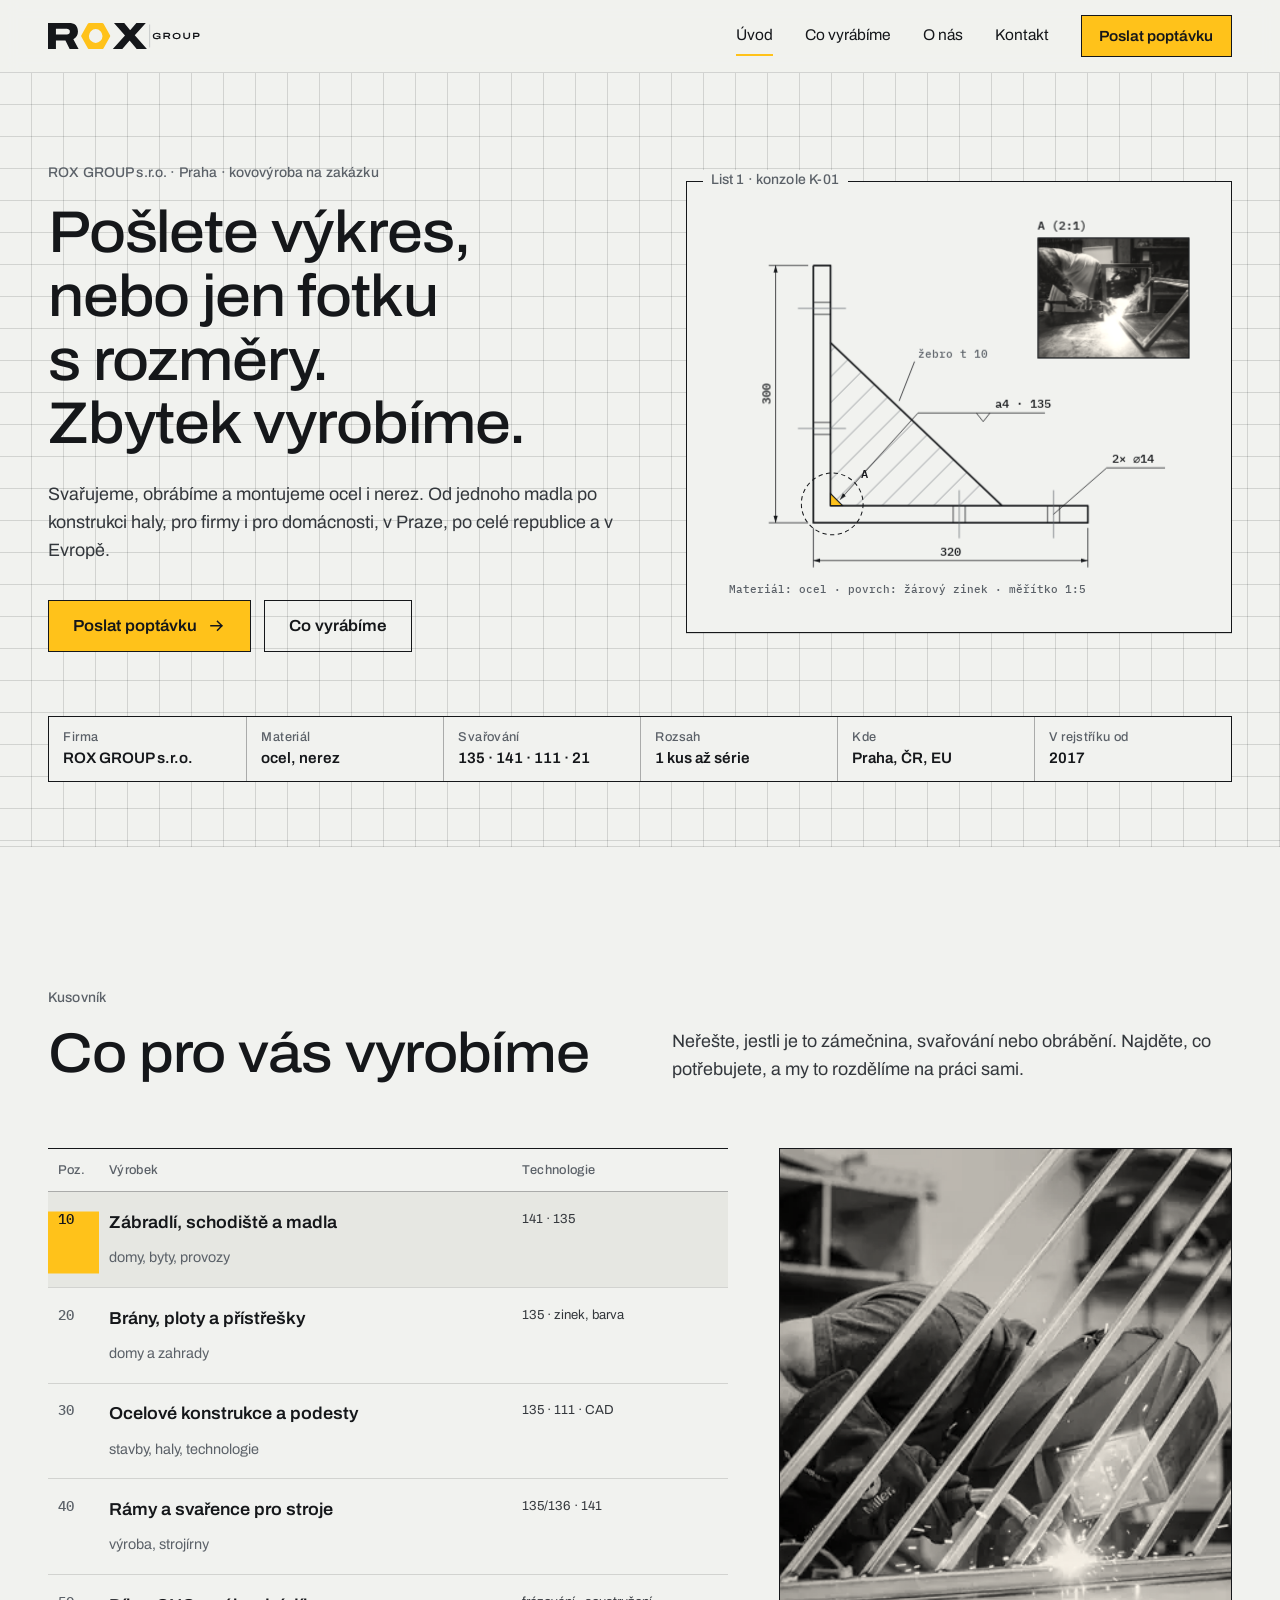
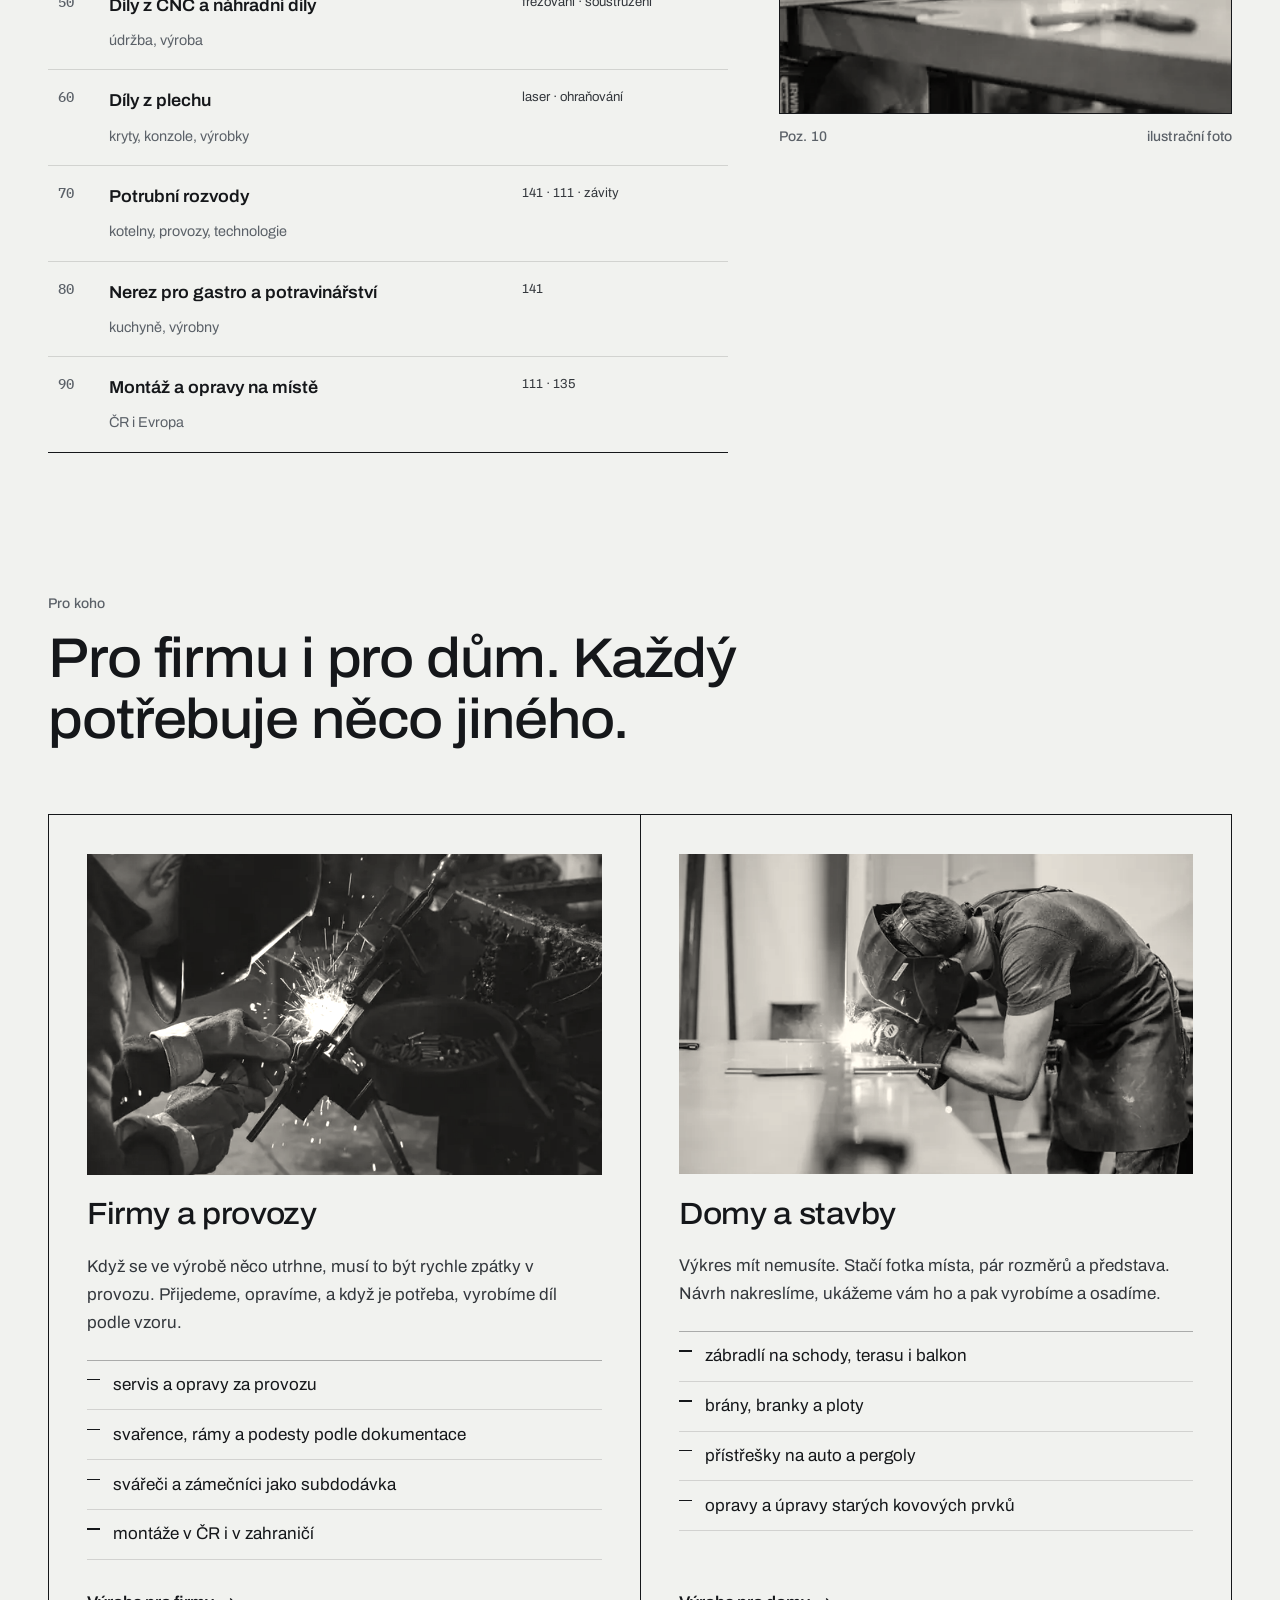
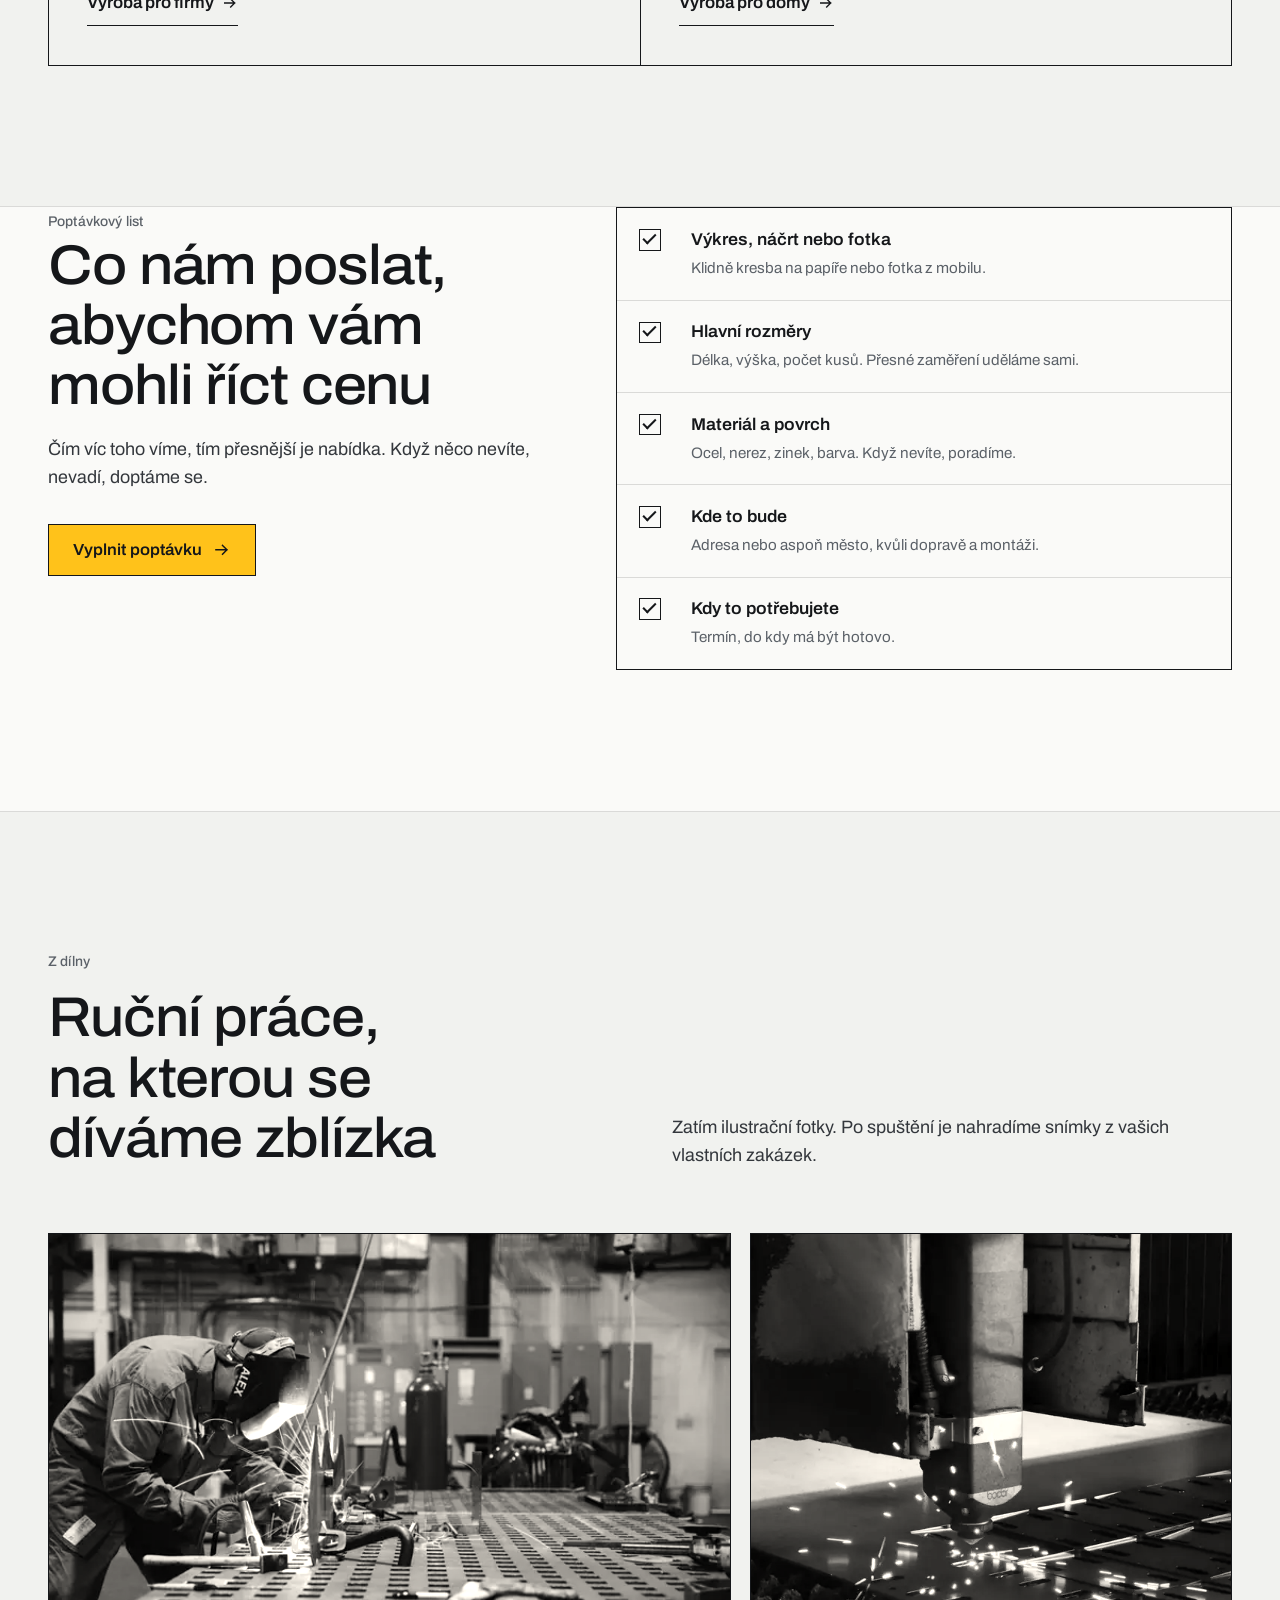
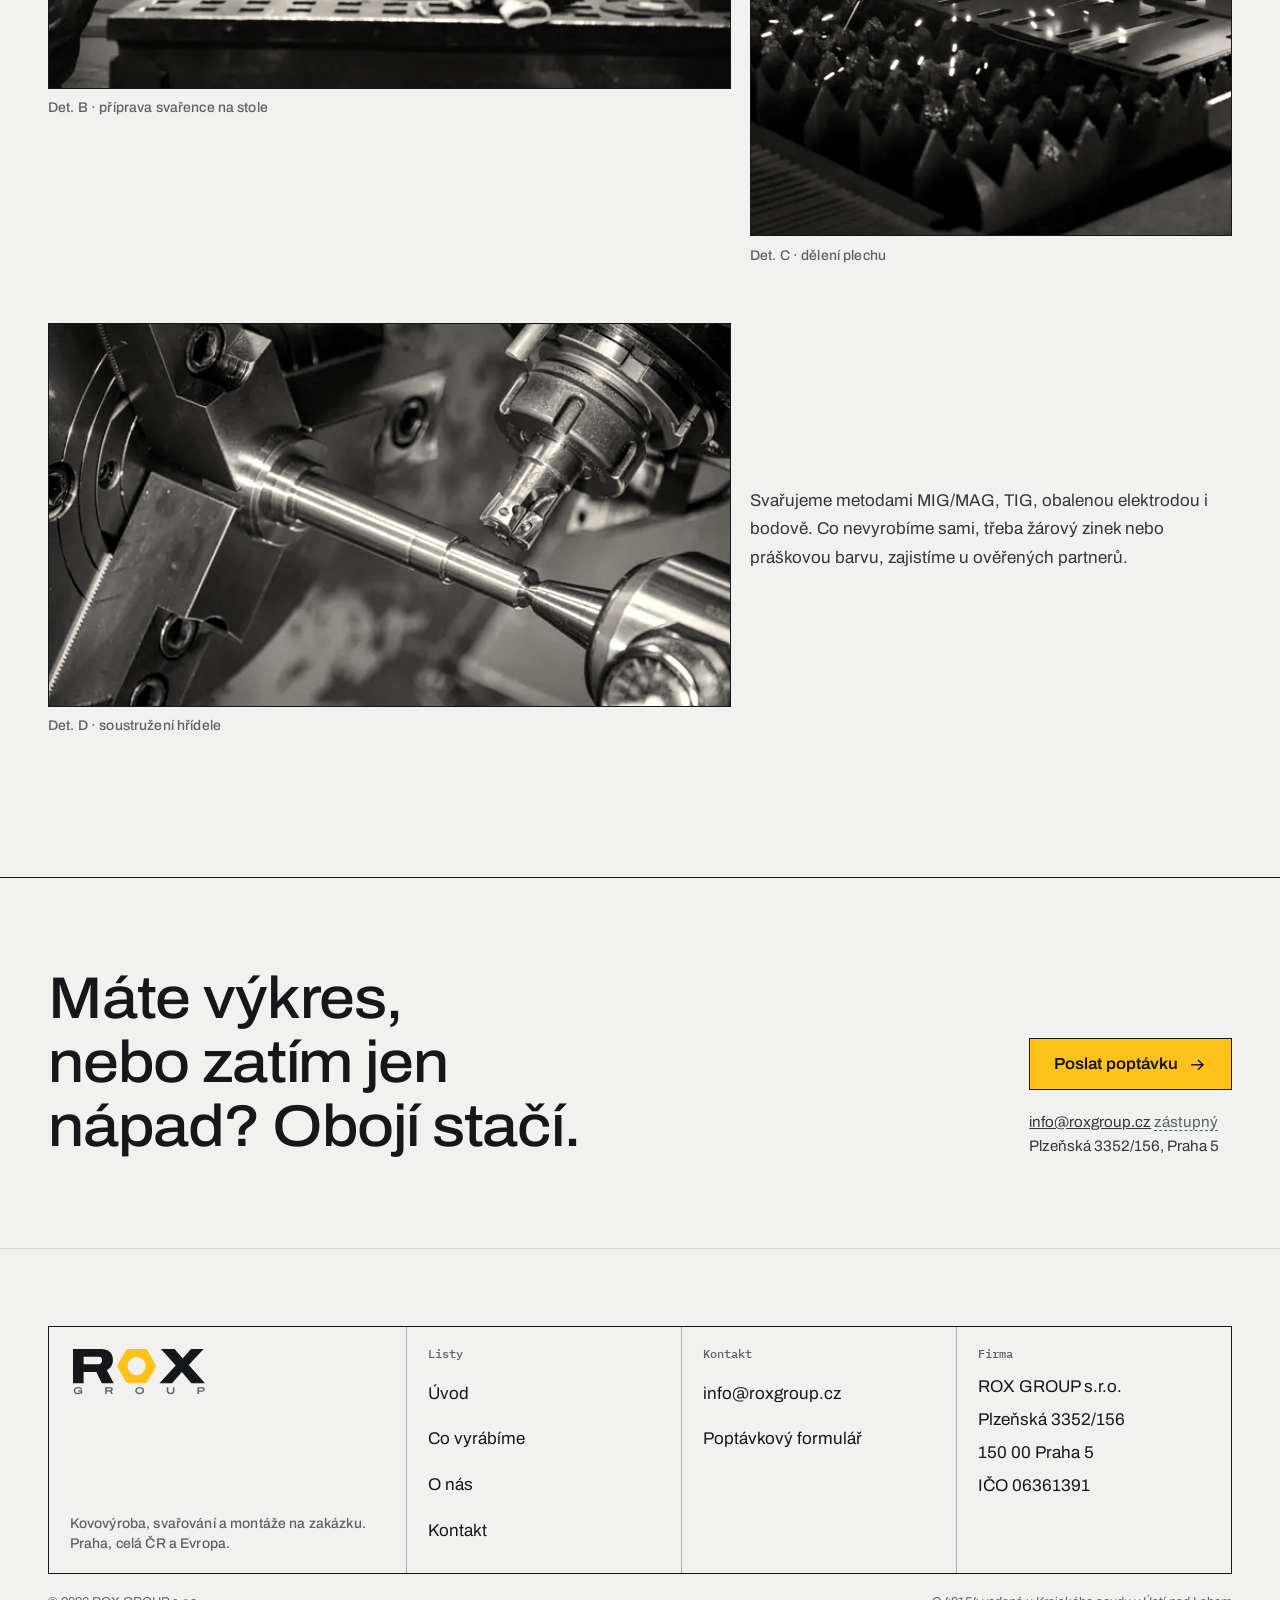
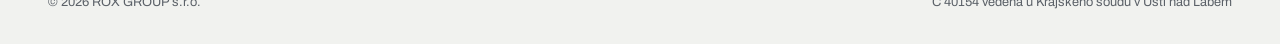
<file: index.html>
<!DOCTYPE html>
<html lang="cs">
<head>
<meta charset="UTF-8">
<meta name="viewport" content="width=device-width, initial-scale=1, viewport-fit=cover">
<title>ROX GROUP s.r.o. – kovovýroba a svařování na zakázku, Praha a celá ČR</title>
<meta name="description" content="Zábradlí, brány, ocelové konstrukce, rámy strojů, díly z CNC a plechu, potrubí a nerez. Vyrobíme podle výkresu, fotky nebo náčrtu a namontujeme po ČR i v Evropě.">
<meta name="theme-color" content="#F1F2EF">
<meta name="robots" content="noindex">
<meta property="og:title" content="ROX GROUP s.r.o. – kovovýroba a svařování na zakázku, Praha a celá ČR">
<meta property="og:description" content="Zábradlí, brány, ocelové konstrukce, rámy strojů, díly z CNC a plechu, potrubí a nerez. Vyrobíme podle výkresu, fotky nebo náčrtu a namontujeme po ČR i v Evropě.">
<meta property="og:image" content="https://webhunter-navrhy.github.io/roxgroup/assets/img/og.jpg">
<meta property="og:type" content="website">
<link rel="icon" href="assets/favicon.svg?v=dab5a971" type="image/svg+xml">
<link rel="preconnect" href="https://fonts.googleapis.com">
<link rel="preconnect" href="https://fonts.gstatic.com" crossorigin>
<link href="https://fonts.googleapis.com/css2?family=Archivo:wdth,wght@100..125,400..800&family=IBM+Plex+Mono:wght@400;500;600&display=swap" rel="stylesheet">
<link rel="stylesheet" href="assets/style.css?v=e9a0d620">
<script type="application/ld+json">
{"@context":"https://schema.org","@type":"LocalBusiness","name":"ROX GROUP s.r.o.","description":"Zámečnické a svařovací práce, ocelové konstrukce a CNC obrábění po celé ČR a Evropě.","email":"info@roxgroup.cz","taxID":"06361391","address":{"@type":"PostalAddress","streetAddress":"Plzeňská 3352/156","addressLocality":"Praha 5 – Smíchov","postalCode":"150 00","addressCountry":"CZ"},"foundingDate":"2017-09-01","areaServed":["CZ","EU"]}
</script>
<script>document.documentElement.classList.add('js')</script>
</head>
<body>

<svg width="0" height="0" style="position:absolute" aria-hidden="true">
  <symbol id="i-arr" viewBox="0 0 24 24"><path d="M4 12h15m-6-6 6 6-6 6" fill="none" stroke="currentColor" stroke-width="2" stroke-linecap="square"/></symbol>
</svg>

<header class="nav" id="nav">
  <div class="nav-inner">
    <a href="" class="logo" aria-label="ROX GROUP – úvod">
      <img src="assets/logo-horizontal-light.svg?v=046a8493" alt="ROX GROUP" width="232" height="28">
    </a>
    <nav class="nav-menu" id="menu" aria-label="Hlavní navigace">
      <a href="" aria-current="page">Úvod</a>
      <a href="sluzby/" >Co vyrábíme</a>
      <a href="o-nas/" >O nás</a>
      <a href="kontakt/" >Kontakt</a>
      <a href="kontakt/#poptavka" class="btn btn-sm">Poslat poptávku</a>
    </nav>
    <button class="nav-toggle" id="toggle" aria-label="Otevřít menu" aria-expanded="false" aria-controls="menu"><span></span><span></span></button>
  </div>
</header>

<main>

<section class="hero grid-bg">
  <div class="wrap hero-grid">
    <div>
      <p class="tag">ROX GROUP s.r.o. · Praha · kovovýroba na zakázku</p>
      <h1>Pošlete výkres, nebo jen fotku s&nbsp;rozměry. Zbytek vyrobíme.</h1>
      <p class="lead">Svařujeme, obrábíme a montujeme ocel i nerez. Od jednoho madla po konstrukci haly, pro firmy i pro domácnosti, v Praze, po celé republice a v Evropě.</p>
      <div class="hero-actions">
        <a href="kontakt/#poptavka" class="btn">Poslat poptávku <svg><use href="#i-arr"/></svg></a>
        <a href="#kusovnik" class="btn btn--line">Co vyrábíme</a>
      </div>
    </div>
    <div class="sheet" aria-label="Výkres ocelové konzole s kótami a svarem">
      <span class="sheet-label tag">List 1 · konzole K-01</span>
      <svg class="drawing" viewBox="0 0 560 450" role="img" aria-labelledby="dwg-t">
        <title id="dwg-t">Technický výkres ocelové konzole se žebrem, kótami 320 a 300 mm a koutovým svarem a4</title>
        <defs>
          <marker id="ar" viewBox="0 0 10 10" refX="10" refY="5" markerWidth="9" markerHeight="9" orient="auto-start-reverse"><path d="M0 2 10 5 0 8z" fill="#15171A"/></marker>
          <clipPath id="detc"><rect x="372" y="28" width="176" height="140"/></clipPath>
          <clipPath id="gus"><path d="M130 150 L130 340 L330 340 Z"/></clipPath>
        </defs>
        <g class="hatch fade" style="--d:1.1s" clip-path="url(#gus)">
          <path d="M90 200 l140 -140 M90 230 l170 -170 M90 260 l200 -200 M90 290 l230 -230 M90 320 l260 -260 M90 350 l290 -290 M110 360 l300 -300 M140 360 l300 -300 M170 360 l300 -300 M200 360 l300 -300 M230 360 l300 -300 M260 360 l300 -300"/>
        </g>
        <path class="ln draw" pathLength="1" d="M110 60 H130 V340 H430 V360 H110 Z"/>
        <path class="ln draw" pathLength="1" style="--d:.35s" d="M130 150 L330 340"/>
        <path class="axis draw" pathLength="1" style="--d:.6s" d="M92 110 H148 M92 250 H148 M280 322 V378 M390 322 V378"/>
        <path class="thin draw" pathLength="1" style="--d:.6s" d="M110 103 H130 M110 117 H130 M110 243 H130 M110 257 H130 M273 340 V360 M287 340 V360 M383 340 V360 M397 340 V360" stroke-dasharray="4 3"/>
        <path class="weld fade" style="--d:1.3s" d="M130 326 L130 340 L144 340 Z"/>
        <g class="fade" style="--d:1.2s">
          <path class="thin" d="M110 366 V412 M430 366 V412 M104 60 H58 M104 360 H58"/>
          <path class="thin" marker-start="url(#ar)" marker-end="url(#ar)" d="M110 404 H430"/>
          <path class="thin" marker-start="url(#ar)" marker-end="url(#ar)" d="M66 60 V360"/>
          <text x="270" y="398" text-anchor="middle">320</text>
          <text x="60" y="210" text-anchor="middle" transform="rotate(-90 60 210)">300</text>
          <path class="thin" d="M390 350 L452 296 H520"/>
          <text x="458" y="290">2× ⌀14</text>
          <path class="thin" marker-end="url(#ar)" d="M300 232 H232 L141 333"/>
          <path class="thin" d="M300 232 H380"/>
          <path class="thin" d="M300 232 l8 10 l8 -10"/>
          <text x="322" y="226">a4 · 135</text>
          <text x="232" y="168" class="s">žebro t 10</text>
          <path class="thin" d="M228 172 L210 218"/>
        </g>
        <g class="fade" style="--d:1.45s">
          <circle class="det" cx="132" cy="338" r="36"/>
          <text x="166" y="308">A</text>
        </g>
        <g class="fade" style="--d:1.5s">
          <text x="372" y="18">A (2:1)</text>
          <image class="photo" href="assets/img/svarovani-tig-640.webp" x="372" y="28" width="176" height="140" preserveAspectRatio="xMidYMid slice" clip-path="url(#detc)"><title>Detail A: svařování rámu</title></image>
          <rect class="ln" x="372" y="28" width="176" height="140" style="stroke-width:1.5"/>
        </g>
        <text class="s fade" style="--d:1.5s" x="12" y="442">Materiál: ocel · povrch: žárový zinek · měřítko 1:5</text>
      </svg>
    </div>
  </div>
  <div class="wrap">
    <dl class="stamp">
      <div><dt>Firma</dt><dd>ROX GROUP s.r.o.</dd></div>
      <div><dt>Materiál</dt><dd>ocel, nerez</dd></div>
      <div><dt>Svařování</dt><dd>135 · 141 · 111 · 21</dd></div>
      <div><dt>Rozsah</dt><dd>1 kus až série</dd></div>
      <div><dt>Kde</dt><dd>Praha, ČR, EU</dd></div>
      <div><dt>V rejstříku od</dt><dd>2017</dd></div>
    </dl>
  </div>
</section>

<section class="sec" id="kusovnik">
  <div class="wrap">
    <div class="sec-head">
      <div>
        <span class="tag">Kusovník</span>
        <h2 class="h2">Co pro vás vyrobíme</h2>
      </div>
      <p class="lead">Neřešte, jestli je to zámečnina, svařování nebo obrábění. Najděte, co potřebujete, a my to rozdělíme na práci sami.</p>
    </div>
    <div class="bom">
      <table class="bom-table">
        <thead><tr><th class="thumb"></th><th>Poz.</th><th>Výrobek</th><th>Technologie</th></tr></thead>
        <tbody>
          <tr data-img="0"><td class="thumb"><img src="assets/img/zamecnictvi-zabradli-1280.webp" srcset="assets/img/zamecnictvi-zabradli-640.webp 640w, assets/img/zamecnictvi-zabradli-1280.webp 1280w" sizes="(max-width: 900px) 100vw, 50vw" alt="" width="1500" height="1000" loading="lazy"></td><td class="poz">10</td><td class="co"><a href="sluzby/#zabradli">Zábradlí, schodiště a madla</a><small class="kdo">domy, byty, provozy</small></td><td class="tech">141 · 135</td></tr>
          <tr data-img="1"><td class="thumb"><img src="assets/img/svarovani-tig-1280.webp" srcset="assets/img/svarovani-tig-640.webp 640w, assets/img/svarovani-tig-1280.webp 1280w" sizes="(max-width: 900px) 100vw, 50vw" alt="" width="1500" height="1200" loading="lazy"></td><td class="poz">20</td><td class="co"><a href="sluzby/#brany">Brány, ploty a přístřešky</a><small class="kdo">domy a zahrady</small></td><td class="tech">135 · zinek, barva</td></tr>
          <tr data-img="2"><td class="thumb"><img src="assets/img/ocelova-konstrukce-1280.webp" srcset="assets/img/ocelova-konstrukce-640.webp 640w, assets/img/ocelova-konstrukce-1280.webp 1280w" sizes="(max-width: 900px) 100vw, 50vw" alt="" width="1414" height="1500" loading="lazy"></td><td class="poz">30</td><td class="co"><a href="sluzby/#konstrukce">Ocelové konstrukce a podesty</a><small class="kdo">stavby, haly, technologie</small></td><td class="tech">135 · 111 · CAD</td></tr>
          <tr data-img="3"><td class="thumb"><img src="assets/img/montaz-ram-1280.webp" srcset="assets/img/montaz-ram-640.webp 640w, assets/img/montaz-ram-1280.webp 1280w" sizes="(max-width: 900px) 100vw, 50vw" alt="" width="1500" height="1200" loading="lazy"></td><td class="poz">40</td><td class="co"><a href="sluzby/#ramy">Rámy a svařence pro stroje</a><small class="kdo">výroba, strojírny</small></td><td class="tech">135/136 · 141</td></tr>
          <tr data-img="4"><td class="thumb"><img src="assets/img/cnc-frezovani-1280.webp" srcset="assets/img/cnc-frezovani-640.webp 640w, assets/img/cnc-frezovani-1280.webp 1280w" sizes="(max-width: 900px) 100vw, 50vw" alt="" width="1500" height="1000" loading="lazy"></td><td class="poz">50</td><td class="co"><a href="sluzby/#cnc">Díly z CNC a náhradní díly</a><small class="kdo">údržba, výroba</small></td><td class="tech">frézování · soustružení</td></tr>
          <tr data-img="5"><td class="thumb"><img src="assets/img/ohranovani-1280.webp" srcset="assets/img/ohranovani-640.webp 640w, assets/img/ohranovani-1280.webp 1280w" sizes="(max-width: 900px) 100vw, 50vw" alt="" width="1000" height="1500" loading="lazy"></td><td class="poz">60</td><td class="co"><a href="sluzby/#plech">Díly z plechu</a><small class="kdo">kryty, konzole, výrobky</small></td><td class="tech">laser · ohraňování</td></tr>
          <tr data-img="6"><td class="thumb"><img src="assets/img/rezani-trubky-1280.webp" srcset="assets/img/rezani-trubky-640.webp 640w, assets/img/rezani-trubky-1280.webp 1280w" sizes="(max-width: 900px) 100vw, 50vw" alt="" width="1125" height="1500" loading="lazy"></td><td class="poz">70</td><td class="co"><a href="sluzby/#potrubi">Potrubní rozvody</a><small class="kdo">kotelny, provozy, technologie</small></td><td class="tech">141 · 111 · závity</td></tr>
          <tr data-img="7"><td class="thumb"><img src="assets/img/nerez-trubky-1280.webp" srcset="assets/img/nerez-trubky-640.webp 640w, assets/img/nerez-trubky-1280.webp 1280w" sizes="(max-width: 900px) 100vw, 50vw" alt="" width="1500" height="1000" loading="lazy"></td><td class="poz">80</td><td class="co"><a href="sluzby/#nerez">Nerez pro gastro a potravinářství</a><small class="kdo">kuchyně, výrobny</small></td><td class="tech">141</td></tr>
          <tr data-img="8"><td class="thumb"><img src="assets/img/brouseni-roura-1280.webp" srcset="assets/img/brouseni-roura-640.webp 640w, assets/img/brouseni-roura-1280.webp 1280w" sizes="(max-width: 900px) 100vw, 50vw" alt="" width="1500" height="968" loading="lazy"></td><td class="poz">90</td><td class="co"><a href="sluzby/#montaze">Montáž a opravy na místě</a><small class="kdo">ČR i Evropa</small></td><td class="tech">111 · 135</td></tr>
        </tbody>
      </table>
      <div class="bom-view" aria-hidden="true">
        <figure>
          <img class="on" src="assets/img/zamecnictvi-zabradli-1280.webp" srcset="assets/img/zamecnictvi-zabradli-640.webp 640w, assets/img/zamecnictvi-zabradli-1280.webp 1280w" sizes="(max-width: 900px) 100vw, 50vw" alt="" loading="lazy">
          <img src="assets/img/svarovani-tig-1280.webp" srcset="assets/img/svarovani-tig-640.webp 640w, assets/img/svarovani-tig-1280.webp 1280w" sizes="(max-width: 900px) 100vw, 50vw" alt="" loading="lazy">
          <img src="assets/img/ocelova-konstrukce-1280.webp" srcset="assets/img/ocelova-konstrukce-640.webp 640w, assets/img/ocelova-konstrukce-1280.webp 1280w" sizes="(max-width: 900px) 100vw, 50vw" alt="" loading="lazy">
          <img src="assets/img/montaz-ram-1280.webp" srcset="assets/img/montaz-ram-640.webp 640w, assets/img/montaz-ram-1280.webp 1280w" sizes="(max-width: 900px) 100vw, 50vw" alt="" loading="lazy">
          <img src="assets/img/cnc-frezovani-1280.webp" srcset="assets/img/cnc-frezovani-640.webp 640w, assets/img/cnc-frezovani-1280.webp 1280w" sizes="(max-width: 900px) 100vw, 50vw" alt="" loading="lazy">
          <img src="assets/img/ohranovani-1280.webp" srcset="assets/img/ohranovani-640.webp 640w, assets/img/ohranovani-1280.webp 1280w" sizes="(max-width: 900px) 100vw, 50vw" alt="" loading="lazy">
          <img src="assets/img/rezani-trubky-1280.webp" srcset="assets/img/rezani-trubky-640.webp 640w, assets/img/rezani-trubky-1280.webp 1280w" sizes="(max-width: 900px) 100vw, 50vw" alt="" loading="lazy">
          <img src="assets/img/nerez-trubky-1280.webp" srcset="assets/img/nerez-trubky-640.webp 640w, assets/img/nerez-trubky-1280.webp 1280w" sizes="(max-width: 900px) 100vw, 50vw" alt="" loading="lazy">
          <img src="assets/img/brouseni-roura-1280.webp" srcset="assets/img/brouseni-roura-640.webp 640w, assets/img/brouseni-roura-1280.webp 1280w" sizes="(max-width: 900px) 100vw, 50vw" alt="" loading="lazy">
        </figure>
        <figcaption class="tag"><span id="bom-cap">Poz. 10</span><span>ilustrační foto</span></figcaption>
      </div>
    </div>
  </div>
</section>

<section class="sec">
  <div class="wrap">
    <div class="sec-head sec-head--one">
      <div>
        <span class="tag">Pro koho</span>
        <h2 class="h2">Pro firmu i pro dům. Každý potřebuje něco jiného.</h2>
      </div>
    </div>
    <div class="paths">
      <article class="path reveal">
        <figure><img src="assets/img/mig-mag-1280.webp" srcset="assets/img/mig-mag-640.webp 640w, assets/img/mig-mag-1280.webp 1280w" sizes="(max-width: 900px) 100vw, 50vw" alt="Svařování ocelového dílu v dílně" width="1500" height="1000" loading="lazy"></figure>
        <h3>Firmy a provozy</h3>
        <p>Když se ve výrobě něco utrhne, musí to být rychle zpátky v provozu. Přijedeme, opravíme, a když je potřeba, vyrobíme díl podle vzoru.</p>
        <ul>
          <li>servis a opravy za provozu</li>
          <li>svařence, rámy a podesty podle dokumentace</li>
          <li>svářeči a zámečníci jako subdodávka</li>
          <li>montáže v ČR i v zahraničí</li>
        </ul>
        <a href="sluzby/#ramy" class="link">Výroba pro firmy <svg><use href="#i-arr"/></svg></a>
      </article>
      <article class="path reveal">
        <figure><img src="assets/img/svarec-dilna-1280.webp" srcset="assets/img/svarec-dilna-640.webp 640w, assets/img/svarec-dilna-1280.webp 1280w" sizes="(max-width: 900px) 100vw, 50vw" alt="Svářeč při práci v dílně" width="1500" height="1000" loading="lazy"></figure>
        <h3>Domy a stavby</h3>
        <p>Výkres mít nemusíte. Stačí fotka místa, pár rozměrů a představa. Návrh nakreslíme, ukážeme vám ho a pak vyrobíme a osadíme.</p>
        <ul>
          <li>zábradlí na schody, terasu i balkon</li>
          <li>brány, branky a ploty</li>
          <li>přístřešky na auto a pergoly</li>
          <li>opravy a úpravy starých kovových prvků</li>
        </ul>
        <a href="sluzby/#zabradli" class="link">Výroba pro domy <svg><use href="#i-arr"/></svg></a>
      </article>
    </div>
  </div>
</section>

<section class="sec sec--white">
  <div class="wrap ask">
    <div class="ask-copy">
      <span class="tag">Poptávkový list</span>
      <h2 class="h2 reveal">Co nám poslat, abychom vám mohli říct cenu</h2>
      <p class="lead reveal">Čím víc toho víme, tím přesnější je nabídka. Když něco nevíte, nevadí, doptáme se.</p>
      <a href="kontakt/#poptavka" class="btn reveal">Vyplnit poptávku <svg><use href="#i-arr"/></svg></a>
    </div>
    <ul class="ask-list reveal">
      <li style="--d:.1s"><i class="box"></i><div><b>Výkres, náčrt nebo fotka</b><span>Klidně kresba na papíře nebo fotka z mobilu.</span></div></li>
      <li style="--d:.25s"><i class="box"></i><div><b>Hlavní rozměry</b><span>Délka, výška, počet kusů. Přesné zaměření uděláme sami.</span></div></li>
      <li style="--d:.4s"><i class="box"></i><div><b>Materiál a povrch</b><span>Ocel, nerez, zinek, barva. Když nevíte, poradíme.</span></div></li>
      <li style="--d:.55s"><i class="box"></i><div><b>Kde to bude</b><span>Adresa nebo aspoň město, kvůli dopravě a montáži.</span></div></li>
      <li style="--d:.7s"><i class="box"></i><div><b>Kdy to potřebujete</b><span>Termín, do kdy má být hotovo.</span></div></li>
    </ul>
  </div>
</section>

<section class="sec">
  <div class="wrap">
    <div class="sec-head">
      <div>
        <span class="tag">Z dílny</span>
        <h2 class="h2">Ruční práce, na kterou se díváme zblízka</h2>
      </div>
      <p class="lead">Zatím ilustrační fotky. Po spuštění je nahradíme snímky z vašich vlastních zakázek.</p>
    </div>
    <div class="shop">
      <figure class="a reveal"><div><img src="assets/img/svarovaci-stul-1280.webp" srcset="assets/img/svarovaci-stul-640.webp 640w, assets/img/svarovaci-stul-1280.webp 1280w" sizes="(max-width: 900px) 100vw, 50vw" alt="Svářeč u svařovacího stolu v dílně" width="1500" height="1000" loading="lazy"></div><figcaption class="tag">Det. B · příprava svařence na stole</figcaption></figure>
      <figure class="b reveal"><div><img src="assets/img/deleni-plechu-1280.webp" srcset="assets/img/deleni-plechu-640.webp 640w, assets/img/deleni-plechu-1280.webp 1280w" sizes="(max-width: 900px) 100vw, 50vw" alt="Pálení plechu, odletující jiskry" width="1000" height="1500" loading="lazy"></div><figcaption class="tag">Det. C · dělení plechu</figcaption></figure>
      <figure class="c reveal"><div><img src="assets/img/cnc-soustruh-1280.webp" srcset="assets/img/cnc-soustruh-640.webp 640w, assets/img/cnc-soustruh-1280.webp 1280w" sizes="(max-width: 900px) 100vw, 50vw" alt="Obrábění hřídele na soustruhu" width="1500" height="1000" loading="lazy"></div><figcaption class="tag">Det. D · soustružení hřídele</figcaption></figure>
      <p class="note reveal">Svařujeme metodami MIG/MAG, TIG, obalenou elektrodou i bodově. Co nevyrobíme sami, třeba žárový zinek nebo práškovou barvu, zajistíme u ověřených partnerů.</p>
    </div>
  </div>
</section>

<section class="closing">
  <div class="wrap">
    <h2>Máte výkres, nebo zatím jen nápad? Obojí stačí.</h2>
    <div class="closing-side">
      <a href="kontakt/#poptavka" class="btn">Poslat poptávku <svg><use href="#i-arr"/></svg></a>
      <p class="closing-contact"><a href="mailto:info@roxgroup.cz">info@roxgroup.cz</a> <span class="ph">zástupný</span><br>Plzeňská 3352/156, Praha 5</p>
    </div>
  </div>
</section>

</main>

<footer class="footer">
  <div class="wrap">
    <div class="title-block">
      <div>
        <a href=""><img src="assets/logo-light.svg?v=046a8493" alt="ROX GROUP" width="200" height="80"></a>
        <p class="tag">Kovovýroba, svařování a montáže na zakázku. Praha, celá ČR a Evropa.</p>
      </div>
      <div>
        <span class="k">Listy</span>
        <ul><li><a href="">Úvod</a></li><li><a href="sluzby/">Co vyrábíme</a></li><li><a href="o-nas/">O nás</a></li><li><a href="kontakt/">Kontakt</a></li></ul>
      </div>
      <div>
        <span class="k">Kontakt</span>
        <ul><li><a href="mailto:info@roxgroup.cz">info@roxgroup.cz</a></li><li><a href="kontakt/#poptavka">Poptávkový formulář</a></li></ul>
      </div>
      <div>
        <span class="k">Firma</span>
        <ul><li>ROX GROUP s.r.o.</li><li>Plzeňská 3352/156</li><li>150 00 Praha 5</li><li>IČO 06361391</li></ul>
      </div>
    </div>
    <div class="footer-bottom"><span>© 2026 ROX GROUP s.r.o.</span><span>C 40154 vedená u Krajského soudu v Ústí nad Labem</span></div>
  </div>
</footer>

<script src="assets/main.js?v=bc25f031" defer></script>
</body>
</html>
</file>
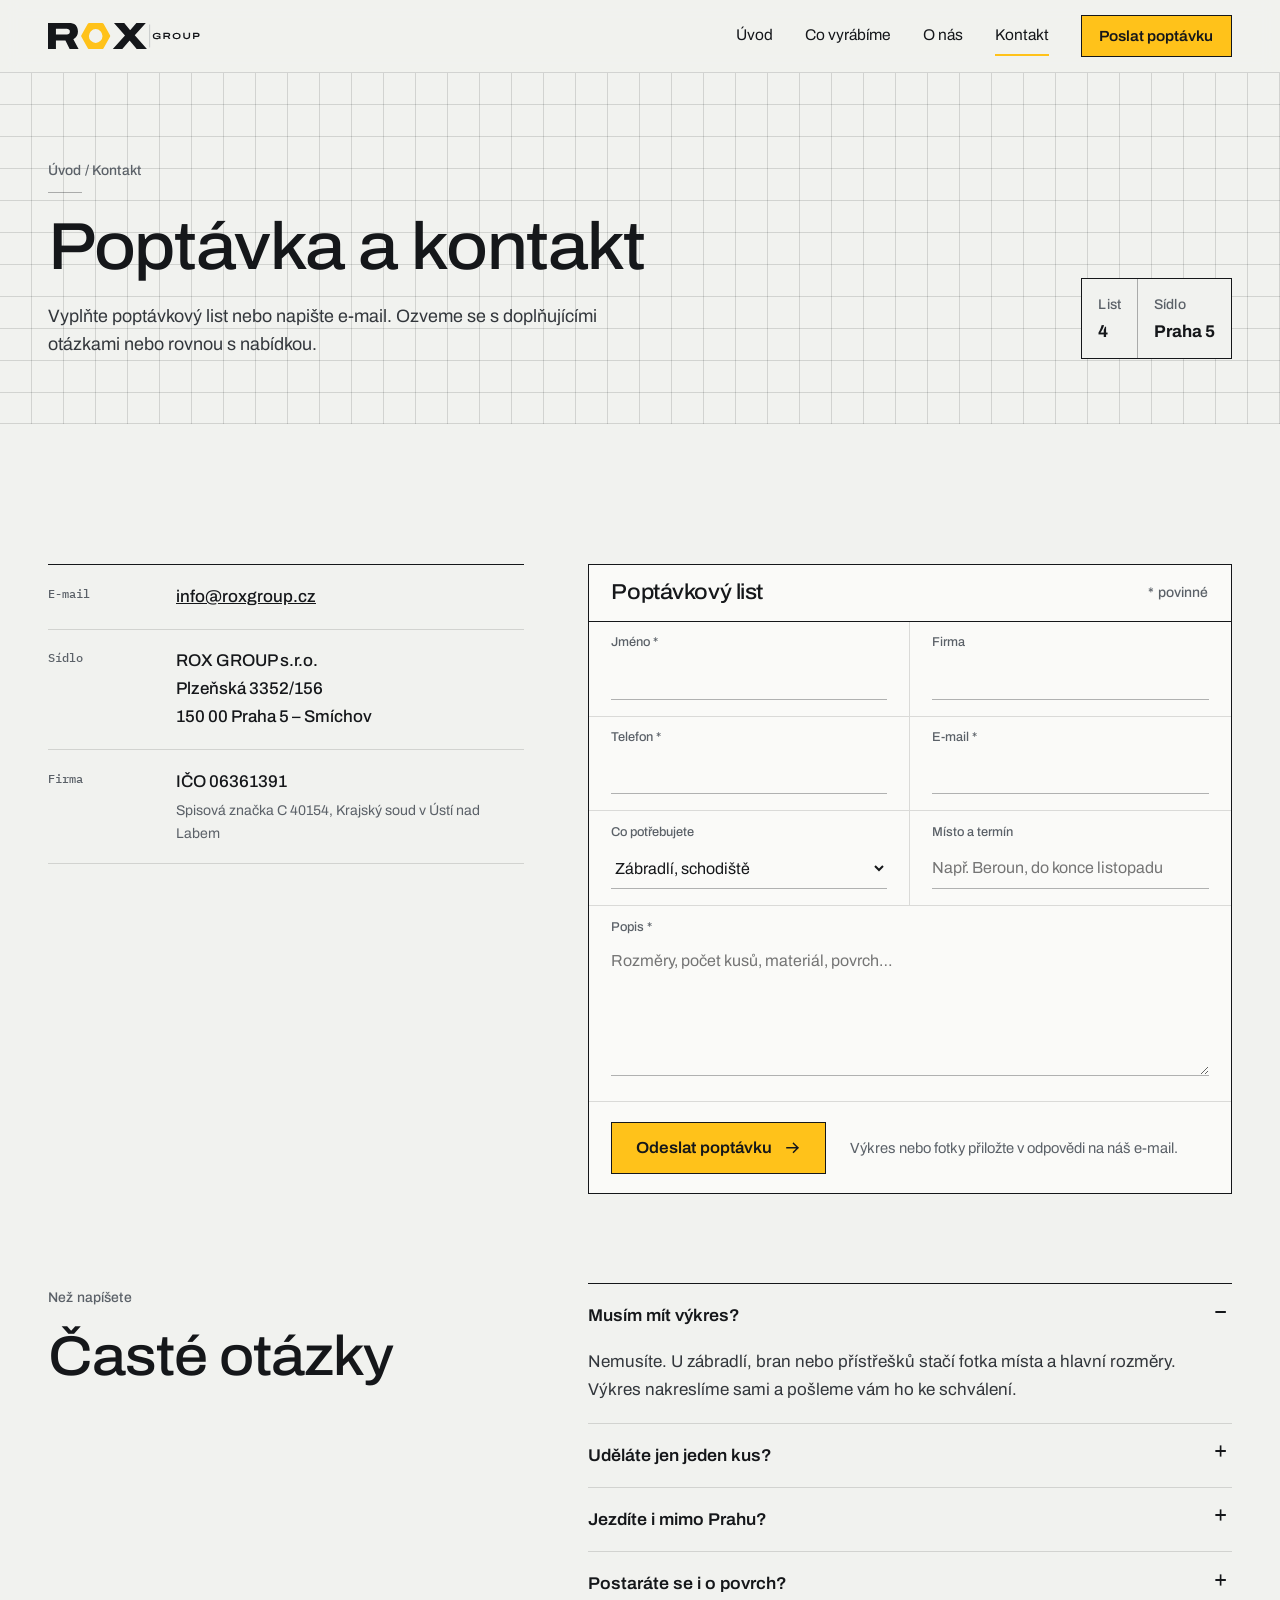
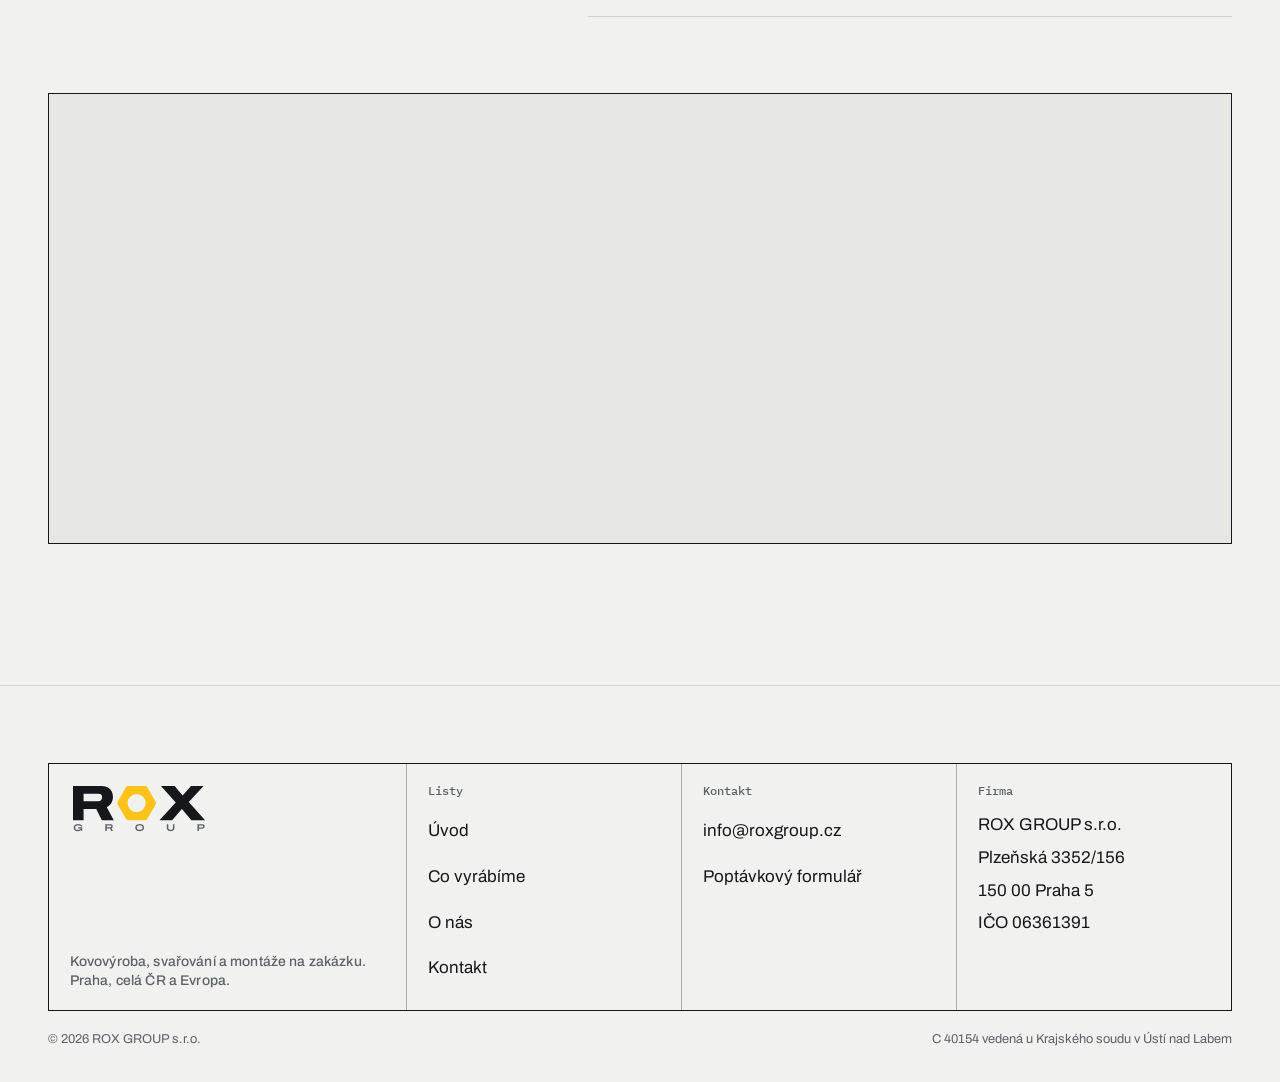
<file: kontakt/index.html>
<!DOCTYPE html>
<html lang="cs">
<head>
<meta charset="UTF-8">
<meta name="viewport" content="width=device-width, initial-scale=1, viewport-fit=cover">
<title>Kontakt a poptávka – ROX GROUP s.r.o.</title>
<meta name="description" content="Pošlete poptávku na kovovýrobu, svařování, konstrukce nebo CNC díly. ROX GROUP s.r.o., Plzeňská 3352/156, Praha 5, IČO 06361391.">
<meta name="theme-color" content="#F1F2EF">
<meta name="robots" content="noindex">
<meta property="og:title" content="Kontakt a poptávka – ROX GROUP s.r.o.">
<meta property="og:description" content="Pošlete poptávku na kovovýrobu, svařování, konstrukce nebo CNC díly. ROX GROUP s.r.o., Plzeňská 3352/156, Praha 5, IČO 06361391.">
<meta property="og:image" content="https://webhunter-navrhy.github.io/roxgroup/assets/img/og.jpg">
<meta property="og:type" content="website">
<link rel="icon" href="../assets/favicon.svg?v=dab5a971" type="image/svg+xml">
<link rel="preconnect" href="https://fonts.googleapis.com">
<link rel="preconnect" href="https://fonts.gstatic.com" crossorigin>
<link href="https://fonts.googleapis.com/css2?family=Archivo:wdth,wght@100..125,400..800&family=IBM+Plex+Mono:wght@400;500;600&display=swap" rel="stylesheet">
<link rel="stylesheet" href="../assets/style.css?v=e9a0d620">
<script type="application/ld+json">
{"@context":"https://schema.org","@type":"LocalBusiness","name":"ROX GROUP s.r.o.","description":"Zámečnické a svařovací práce, ocelové konstrukce a CNC obrábění po celé ČR a Evropě.","email":"info@roxgroup.cz","taxID":"06361391","address":{"@type":"PostalAddress","streetAddress":"Plzeňská 3352/156","addressLocality":"Praha 5 – Smíchov","postalCode":"150 00","addressCountry":"CZ"},"foundingDate":"2017-09-01","areaServed":["CZ","EU"]}
</script>
<script>document.documentElement.classList.add('js')</script>
</head>
<body>

<svg width="0" height="0" style="position:absolute" aria-hidden="true">
  <symbol id="i-arr" viewBox="0 0 24 24"><path d="M4 12h15m-6-6 6 6-6 6" fill="none" stroke="currentColor" stroke-width="2" stroke-linecap="square"/></symbol>
</svg>

<header class="nav" id="nav">
  <div class="nav-inner">
    <a href="../" class="logo" aria-label="ROX GROUP – úvod">
      <img src="../assets/logo-horizontal-light.svg?v=046a8493" alt="ROX GROUP" width="232" height="28">
    </a>
    <nav class="nav-menu" id="menu" aria-label="Hlavní navigace">
      <a href="../" >Úvod</a>
      <a href="../sluzby/" >Co vyrábíme</a>
      <a href="../o-nas/" >O nás</a>
      <a href="../kontakt/" aria-current="page">Kontakt</a>
      <a href="../kontakt/#poptavka" class="btn btn-sm">Poslat poptávku</a>
    </nav>
    <button class="nav-toggle" id="toggle" aria-label="Otevřít menu" aria-expanded="false" aria-controls="menu"><span></span><span></span></button>
  </div>
</header>

<main>

<section class="page-head grid-bg">
  <div class="wrap">
    <div>
      <p class="crumbs tag"><a href="../">Úvod</a> / Kontakt</p>
      <h1>Poptávka a kontakt</h1>
      <p class="lead">Vyplňte poptávkový list nebo napište e-mail. Ozveme se s doplňujícími otázkami nebo rovnou s nabídkou.</p>
    </div>
    <div class="sheet-no"><div><span class="tag">List</span><br><b>4</b></div><div><span class="tag">Sídlo</span><br><b>Praha 5</b></div></div>
  </div>
</section>

<section class="sec">
  <div class="wrap contact">
    <div>
      <dl class="cdl reveal">
        <div><dt>E-mail</dt><dd><a href="mailto:info@roxgroup.cz">info@roxgroup.cz</a></dd></div>
        <div><dt>Sídlo</dt><dd>ROX GROUP s.r.o.<br>Plzeňská 3352/156<br>150 00 Praha 5 – Smíchov</dd></div>
        <div><dt>Firma</dt><dd>IČO 06361391<small>Spisová značka C 40154, Krajský soud v Ústí nad Labem</small></dd></div>
      </dl>
    </div>

    <form class="form reveal" id="poptavka" data-to="info@roxgroup.cz" novalidate>
      <div class="form-head"><h2>Poptávkový list</h2><span class="tag">* povinné</span></div>
      <div class="fields">
        <label class="f"><span>Jméno *</span><input name="jmeno" autocomplete="name" required></label>
        <label class="f"><span>Firma</span><input name="firma" autocomplete="organization"></label>
        <label class="f"><span>Telefon *</span><input name="telefon" type="tel" autocomplete="tel" required></label>
        <label class="f"><span>E-mail *</span><input name="email" type="email" autocomplete="email" required></label>
        <label class="f"><span>Co potřebujete</span>
          <select name="typ"><option>Zábradlí, schodiště</option><option>Brána, plot, přístřešek</option><option>Ocelová konstrukce</option><option>Rám, svařenec</option><option>CNC díl</option><option>Plechový díl</option><option>Potrubí</option><option>Nerez</option><option>Montáž, oprava</option><option>Něco jiného</option></select></label>
        <label class="f"><span>Místo a termín</span><input name="kde" placeholder="Např. Beroun, do konce listopadu"></label>
        <label class="f f--wide"><span>Popis *</span><textarea name="zprava" rows="5" required placeholder="Rozměry, počet kusů, materiál, povrch…"></textarea></label>
      </div>
      <div class="form-foot">
        <button class="btn" type="submit">Odeslat poptávku <svg><use href="#i-arr"/></svg></button>
        <p class="form-note" id="form-note">Výkres nebo fotky přiložte v odpovědi na náš e-mail.</p>
      </div>
    </form>
  </div>

  <div class="wrap faq">
    <div><span class="tag">Než napíšete</span><h2 class="h2" style="margin-top:1rem">Časté otázky</h2></div>
    <div class="faq-list">
      <details open><summary>Musím mít výkres?</summary><div class="ans">Nemusíte. U zábradlí, bran nebo přístřešků stačí fotka místa a hlavní rozměry. Výkres nakreslíme sami a pošleme vám ho ke schválení.</div></details>
      <details><summary>Uděláte jen jeden kus?</summary><div class="ans">Ano. Jeden náhradní díl nebo jedno madlo je pro nás stejná zakázka jako série.</div></details>
      <details><summary>Jezdíte i mimo Prahu?</summary><div class="ans">Ano, po celé republice a na montáže i do zahraničí. Dopravu uvedeme v nabídce.</div></details>
      <details><summary>Postaráte se i o povrch?</summary><div class="ans">Ano. Broušení a nátěr uděláme sami, žárový zinek a práškovou barvu zajistíme u partnerů.</div></details>
    </div>
  </div>

  <div class="wrap">
    <div class="map reveal"><iframe title="Mapa – Plzeňská 3352/156, Praha 5" src="https://maps.google.com/maps?q=Plze%C5%88sk%C3%A1%203352%2F156%2C%20Praha&z=15&output=embed" loading="lazy" referrerpolicy="no-referrer-when-downgrade"></iframe></div>
  </div>
</section>

</main>

<footer class="footer">
  <div class="wrap">
    <div class="title-block">
      <div>
        <a href="../"><img src="../assets/logo-light.svg?v=046a8493" alt="ROX GROUP" width="200" height="80"></a>
        <p class="tag">Kovovýroba, svařování a montáže na zakázku. Praha, celá ČR a Evropa.</p>
      </div>
      <div>
        <span class="k">Listy</span>
        <ul><li><a href="../">Úvod</a></li><li><a href="../sluzby/">Co vyrábíme</a></li><li><a href="../o-nas/">O nás</a></li><li><a href="../kontakt/">Kontakt</a></li></ul>
      </div>
      <div>
        <span class="k">Kontakt</span>
        <ul><li><a href="mailto:info@roxgroup.cz">info@roxgroup.cz</a></li><li><a href="../kontakt/#poptavka">Poptávkový formulář</a></li></ul>
      </div>
      <div>
        <span class="k">Firma</span>
        <ul><li>ROX GROUP s.r.o.</li><li>Plzeňská 3352/156</li><li>150 00 Praha 5</li><li>IČO 06361391</li></ul>
      </div>
    </div>
    <div class="footer-bottom"><span>© 2026 ROX GROUP s.r.o.</span><span>C 40154 vedená u Krajského soudu v Ústí nad Labem</span></div>
  </div>
</footer>

<script src="../assets/main.js?v=bc25f031" defer></script>
</body>
</html>
</file>
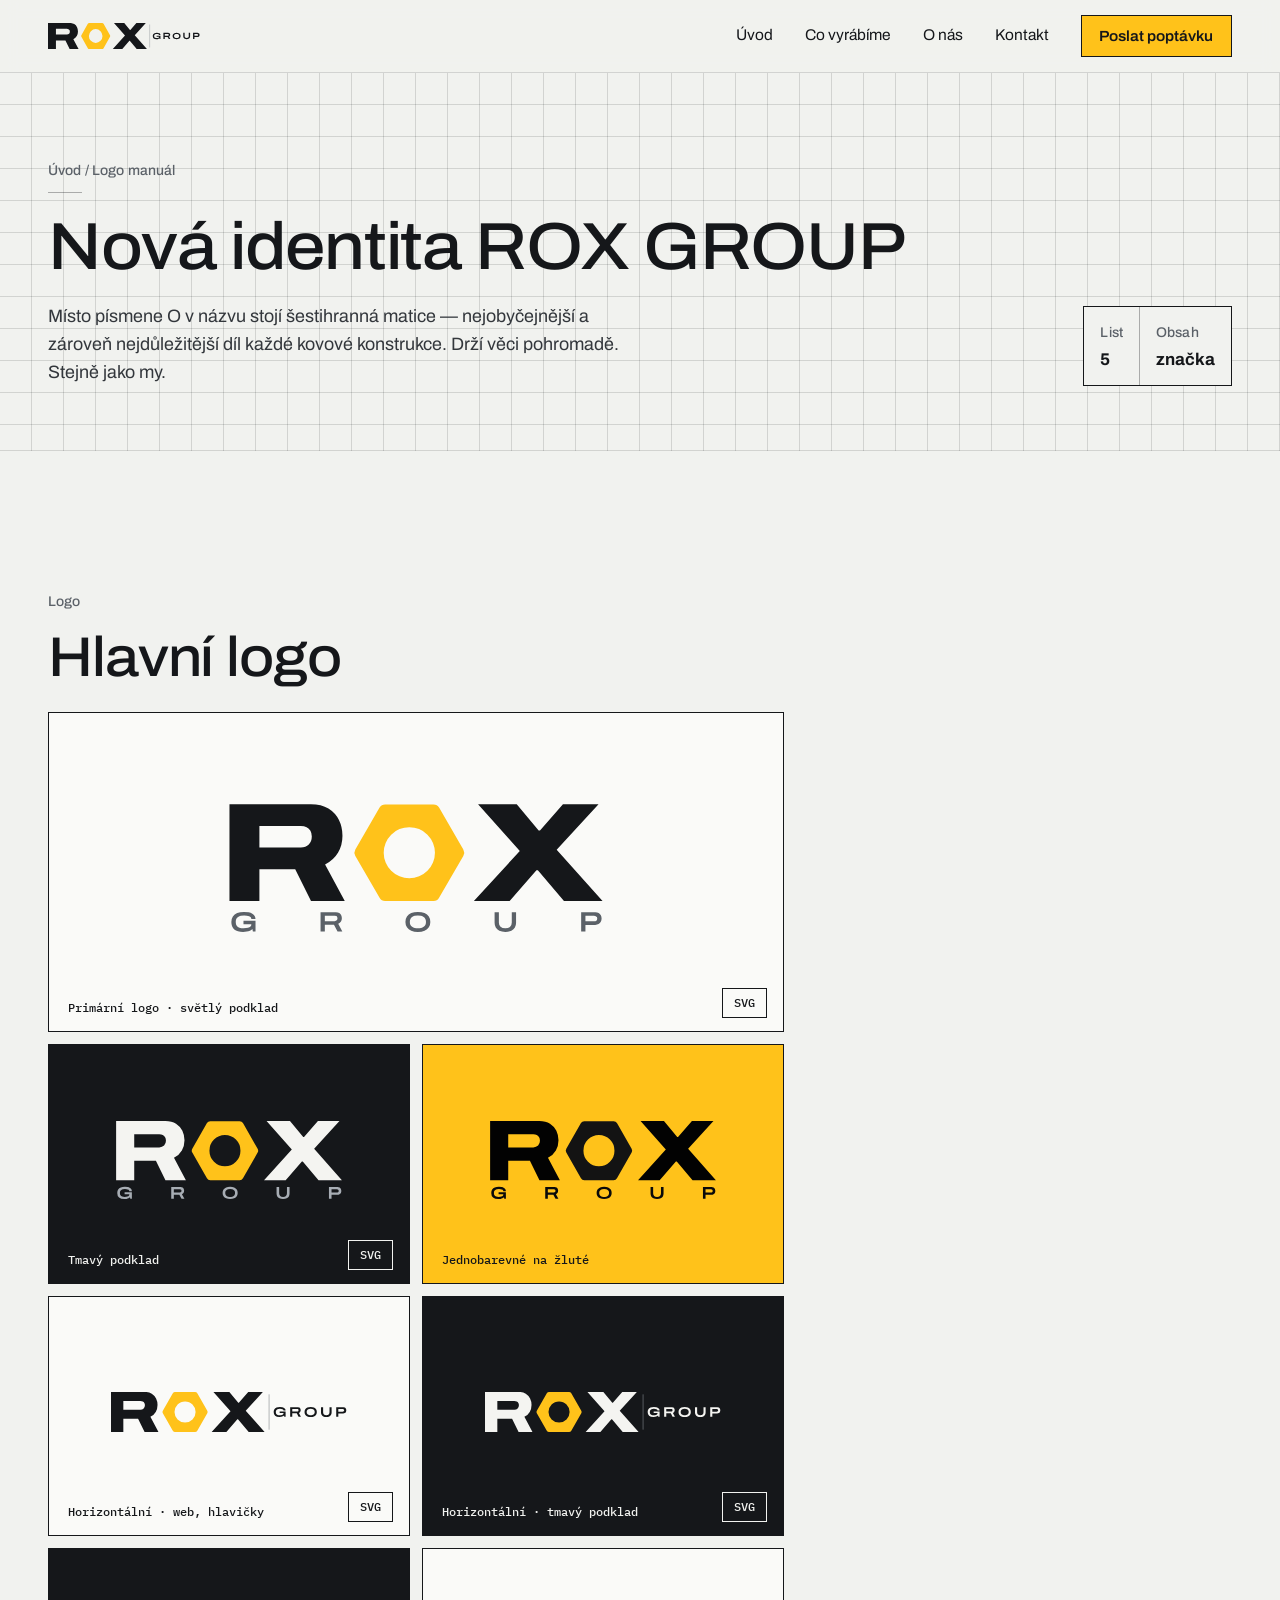
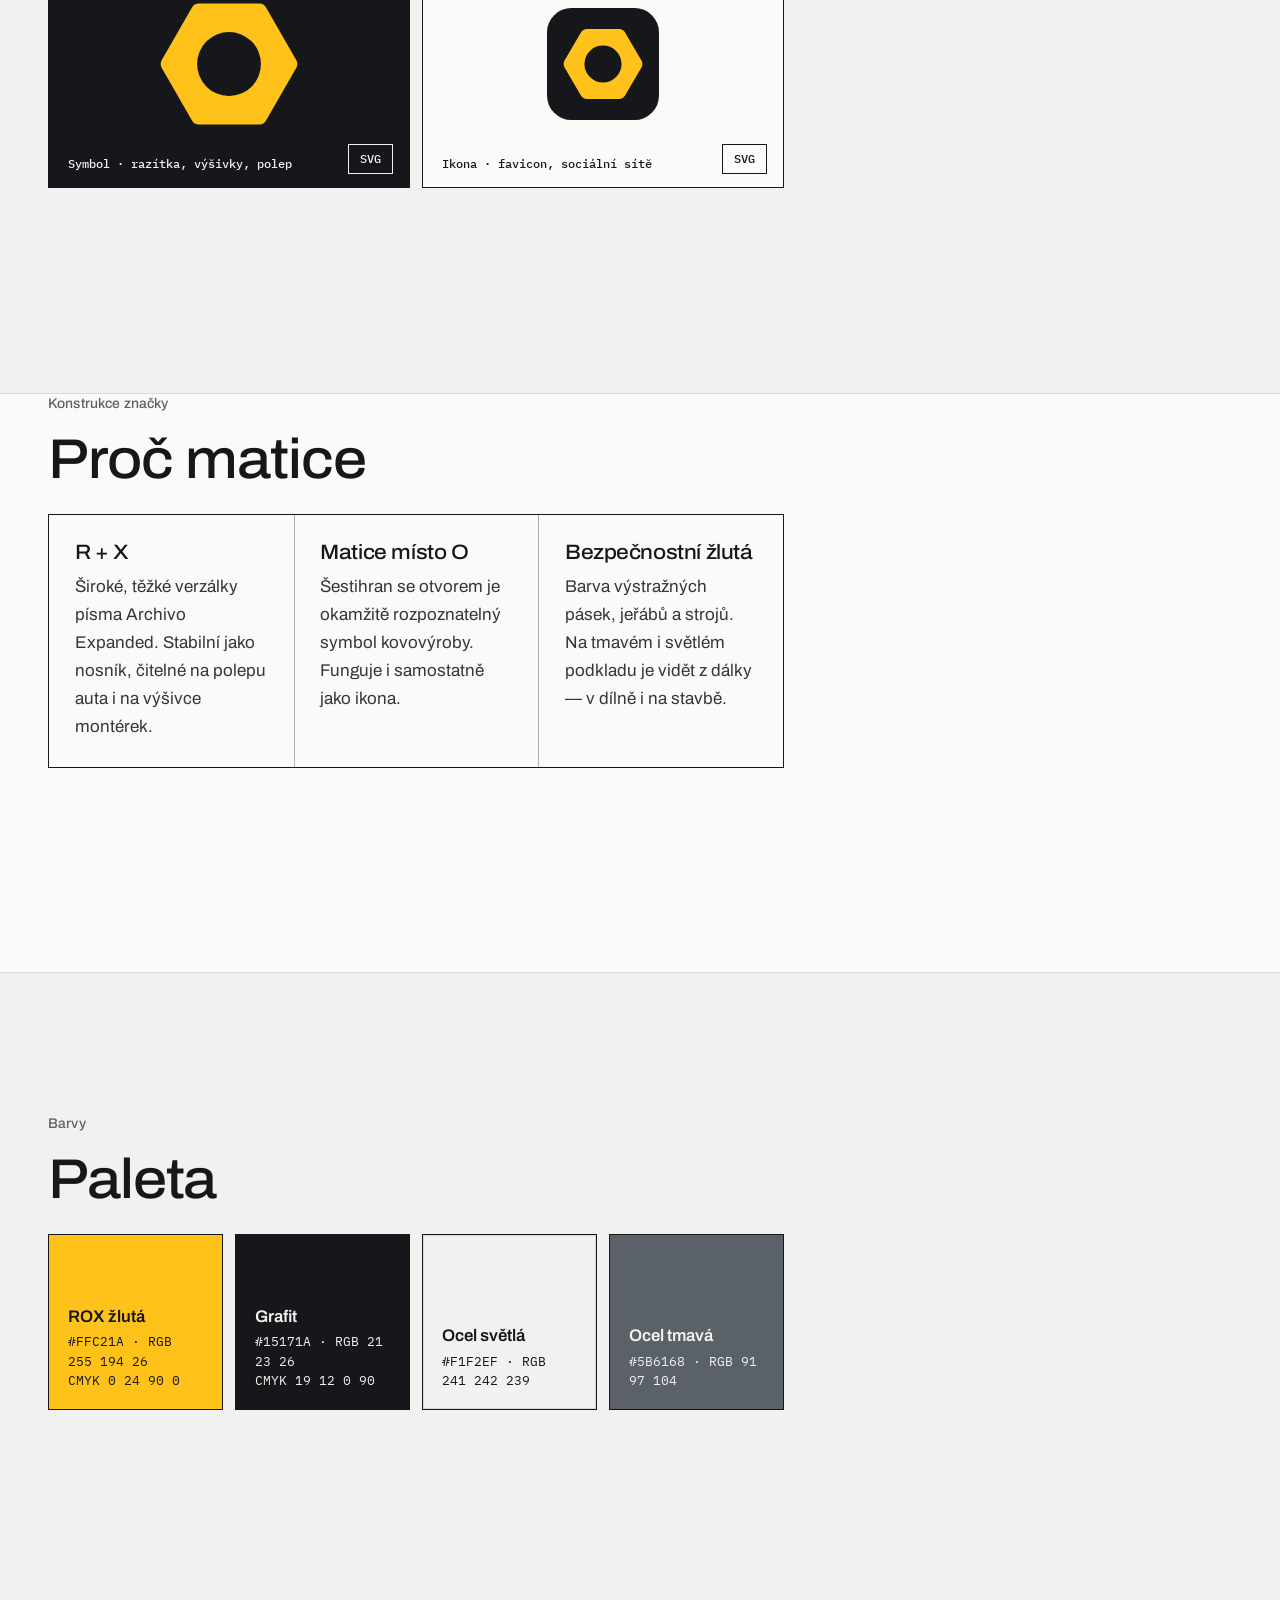
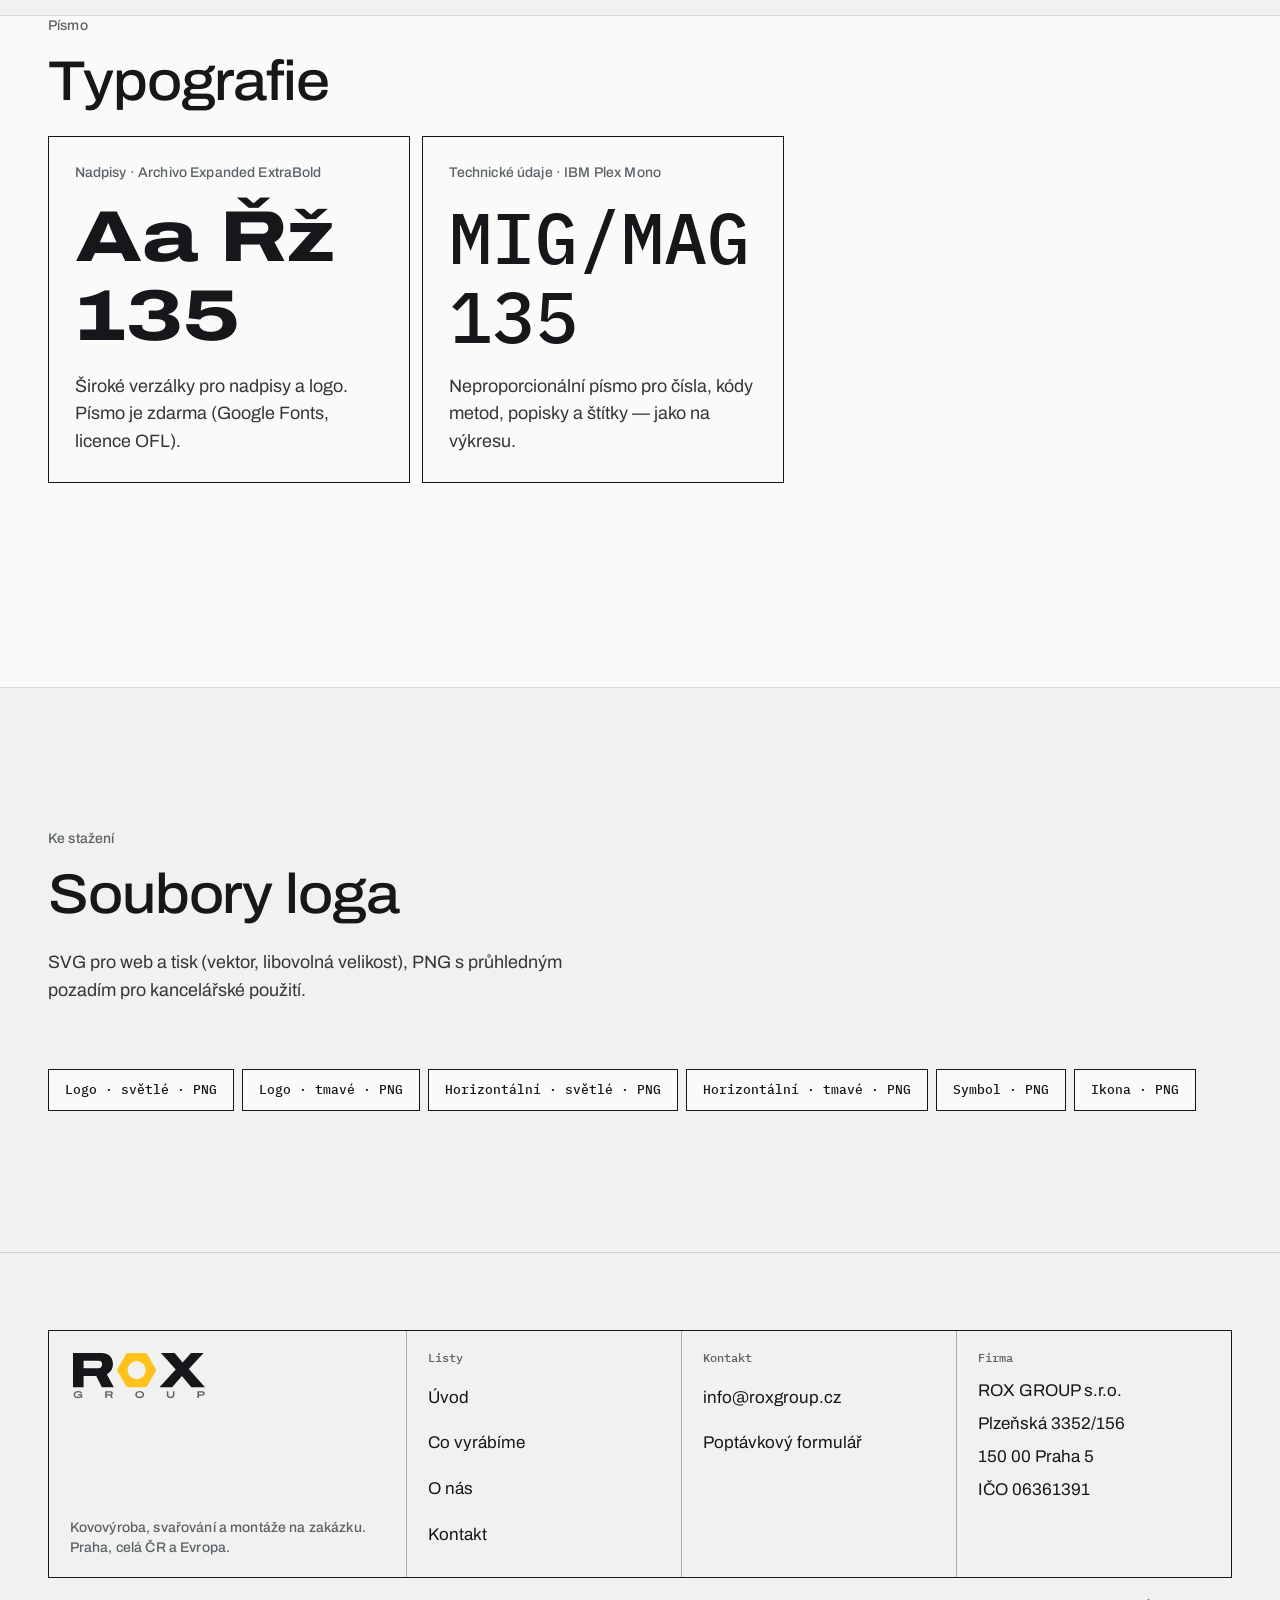
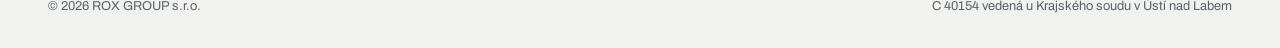
<file: logo/index.html>
<!DOCTYPE html>
<html lang="cs">
<head>
<meta charset="UTF-8">
<meta name="viewport" content="width=device-width, initial-scale=1, viewport-fit=cover">
<title>Logo manuál — ROX GROUP s.r.o.</title>
<meta name="description" content="Nová vizuální identita ROX GROUP: logo, varianty, barvy a písmo.">
<meta name="theme-color" content="#F1F2EF">
<meta name="robots" content="noindex">
<meta property="og:title" content="Logo manuál — ROX GROUP s.r.o.">
<meta property="og:description" content="Nová vizuální identita ROX GROUP: logo, varianty, barvy a písmo.">
<meta property="og:image" content="https://webhunter-navrhy.github.io/roxgroup/assets/img/og.jpg">
<meta property="og:type" content="website">
<link rel="icon" href="../assets/favicon.svg?v=dab5a971" type="image/svg+xml">
<link rel="preconnect" href="https://fonts.googleapis.com">
<link rel="preconnect" href="https://fonts.gstatic.com" crossorigin>
<link href="https://fonts.googleapis.com/css2?family=Archivo:wdth,wght@100..125,400..800&family=IBM+Plex+Mono:wght@400;500;600&display=swap" rel="stylesheet">
<link rel="stylesheet" href="../assets/style.css?v=e9a0d620">
<script type="application/ld+json">
{"@context":"https://schema.org","@type":"LocalBusiness","name":"ROX GROUP s.r.o.","description":"Zámečnické a svařovací práce, ocelové konstrukce a CNC obrábění po celé ČR a Evropě.","email":"info@roxgroup.cz","taxID":"06361391","address":{"@type":"PostalAddress","streetAddress":"Plzeňská 3352/156","addressLocality":"Praha 5 – Smíchov","postalCode":"150 00","addressCountry":"CZ"},"foundingDate":"2017-09-01","areaServed":["CZ","EU"]}
</script>
<script>document.documentElement.classList.add('js')</script>
</head>
<body>

<svg width="0" height="0" style="position:absolute" aria-hidden="true">
  <symbol id="i-arr" viewBox="0 0 24 24"><path d="M4 12h15m-6-6 6 6-6 6" fill="none" stroke="currentColor" stroke-width="2" stroke-linecap="square"/></symbol>
</svg>

<header class="nav" id="nav">
  <div class="nav-inner">
    <a href="../" class="logo" aria-label="ROX GROUP – úvod">
      <img src="../assets/logo-horizontal-light.svg?v=046a8493" alt="ROX GROUP" width="232" height="28">
    </a>
    <nav class="nav-menu" id="menu" aria-label="Hlavní navigace">
      <a href="../" >Úvod</a>
      <a href="../sluzby/" >Co vyrábíme</a>
      <a href="../o-nas/" >O nás</a>
      <a href="../kontakt/" >Kontakt</a>
      <a href="../kontakt/#poptavka" class="btn btn-sm">Poslat poptávku</a>
    </nav>
    <button class="nav-toggle" id="toggle" aria-label="Otevřít menu" aria-expanded="false" aria-controls="menu"><span></span><span></span></button>
  </div>
</header>

<main>

<section class="page-head grid-bg">
  <div class="wrap">
    <div>
    <p class="crumbs tag"><a href="../">Úvod</a> / Logo manuál</p>
    <h1>Nová identita ROX GROUP</h1>
    <p class="lead">Místo písmene O v názvu stojí šestihranná matice — nejobyčejnější a zároveň nejdůležitější díl každé kovové konstrukce. Drží věci pohromadě. Stejně jako my.</p>
    </div>
    <div class="sheet-no"><div><span class="tag">List</span><br><b>5</b></div><div><span class="tag">Obsah</span><br><b>značka</b></div></div>
  </div>
</section>

<section class="sec">
  <div class="wrap">
    <div class="sec-head sec-head--one"><div><span class="tag">Logo</span><h2 class="h2">Hlavní logo</h2></div>
    <div class="brand-grid reveal-group">
      <figure class="bcard light span2"><img src="../assets/logo-light.svg" alt="Logo ROX GROUP na světlém podkladu"><figcaption>Primární logo · světlý podklad</figcaption><a class="dl" href="../assets/logo-light.svg" download>SVG</a></figure>
      <figure class="bcard darkc"><img src="../assets/logo-dark.svg" alt="Logo ROX GROUP na tmavém podkladu"><figcaption>Tmavý podklad</figcaption><a class="dl" href="../assets/logo-dark.svg" download>SVG</a></figure>
      <figure class="bcard yel"><img src="../assets/logo-light.svg" alt="Logo ROX GROUP na žlutém podkladu" style="filter:saturate(0) brightness(0.1)"><figcaption style="color:#15171A">Jednobarevné na žluté</figcaption></figure>
      <figure class="bcard light"><img src="../assets/logo-horizontal-light.svg" alt="Horizontální logo ROX GROUP"><figcaption>Horizontální · web, hlavičky</figcaption><a class="dl" href="../assets/logo-horizontal-light.svg" download>SVG</a></figure>
      <figure class="bcard darkc"><img src="../assets/logo-horizontal-dark.svg" alt="Horizontální logo ROX GROUP na tmavém podkladu"><figcaption>Horizontální · tmavý podklad</figcaption><a class="dl" href="../assets/logo-horizontal-dark.svg" download>SVG</a></figure>
      <figure class="bcard darkc"><img src="../assets/symbol.svg" alt="Symbol ROX — matice" style="max-height:8rem"><figcaption>Symbol · razítka, výšivky, polep</figcaption><a class="dl" href="../assets/symbol.svg" download>SVG</a></figure>
      <figure class="bcard light"><img src="../assets/favicon.svg" alt="Ikona ROX pro web a aplikace" style="max-height:7rem"><figcaption>Ikona · favicon, sociální sítě</figcaption><a class="dl" href="../assets/favicon.svg" download>SVG</a></figure>
    </div>
  </div>
</section>

<section class="sec sec--white">
  <div class="wrap">
    <div class="sec-head sec-head--one"><div><span class="tag">Konstrukce značky</span><h2 class="h2">Proč matice</h2></div>
    <div class="anatomy reveal-group">
      <div><h3>R + X</h3><p>Široké, těžké verzálky písma Archivo Expanded. Stabilní jako nosník, čitelné na polepu auta i na výšivce montérek.</p></div>
      <div><h3>Matice místo O</h3><p>Šestihran se otvorem je okamžitě rozpoznatelný symbol kovovýroby. Funguje i samostatně jako ikona.</p></div>
      <div><h3>Bezpečnostní žlutá</h3><p>Barva výstražných pásek, jeřábů a strojů. Na tmavém i světlém podkladu je vidět z dálky — v dílně i na stavbě.</p></div>
    </div>
  </div>
</section>

<section class="sec">
  <div class="wrap">
    <div class="sec-head sec-head--one"><div><span class="tag">Barvy</span><h2 class="h2">Paleta</h2></div>
    <div class="swatches reveal-group">
      <div class="sw" style="background:#FFC21A;color:#15171A"><b>ROX žlutá</b>#FFC21A · RGB 255 194 26<br>CMYK 0 24 90 0</div>
      <div class="sw" style="background:#15171A;color:#F1F1EE"><b>Grafit</b>#15171A · RGB 21 23 26<br>CMYK 19 12 0 90</div>
      <div class="sw" style="background:#F1F2EF;color:#15171A;box-shadow:inset 0 0 0 1px rgba(21,23,26,.12)"><b>Ocel světlá</b>#F1F2EF · RGB 241 242 239</div>
      <div class="sw" style="background:#5B6168;color:#F1F1EE"><b>Ocel tmavá</b>#5B6168 · RGB 91 97 104</div>
    </div>
  </div>
</section>

<section class="sec sec--white">
  <div class="wrap">
    <div class="sec-head sec-head--one"><div><span class="tag">Písmo</span><h2 class="h2">Typografie</h2></div>
    <div class="type-spec reveal-group">
      <div class="type-card"><p class="tag">Nadpisy · Archivo Expanded ExtraBold</p><p class="sample disp">Aa Řž 135</p><p class="lead">Široké verzálky pro nadpisy a logo. Písmo je zdarma (Google Fonts, licence OFL).</p></div>
      <div class="type-card"><p class="tag">Technické údaje · IBM Plex Mono</p><p class="sample mono">MIG/MAG 135</p><p class="lead">Neproporcionální písmo pro čísla, kódy metod, popisky a štítky — jako na výkresu.</p></div>
    </div>
  </div>
</section>

<section class="sec">
  <div class="wrap">
    <div class="sec-head sec-head--one"><div><span class="tag">Ke stažení</span><h2 class="h2">Soubory loga</h2></div><p class="lead">SVG pro web a tisk (vektor, libovolná velikost), PNG s průhledným pozadím pro kancelářské použití.</p></div>
    <div class="downloads">
      <a href="../brand/png/logo-light.png" download>Logo · světlé · PNG</a>
      <a href="../brand/png/logo-dark.png" download>Logo · tmavé · PNG</a>
      <a href="../brand/png/logo-horizontal-light.png" download>Horizontální · světlé · PNG</a>
      <a href="../brand/png/logo-horizontal-dark.png" download>Horizontální · tmavé · PNG</a>
      <a href="../brand/png/symbol.png" download>Symbol · PNG</a>
      <a href="../brand/png/favicon.png" download>Ikona · PNG</a>
    </div>
  </div>
</section>

</main>

<footer class="footer">
  <div class="wrap">
    <div class="title-block">
      <div>
        <a href="../"><img src="../assets/logo-light.svg?v=046a8493" alt="ROX GROUP" width="200" height="80"></a>
        <p class="tag">Kovovýroba, svařování a montáže na zakázku. Praha, celá ČR a Evropa.</p>
      </div>
      <div>
        <span class="k">Listy</span>
        <ul><li><a href="../">Úvod</a></li><li><a href="../sluzby/">Co vyrábíme</a></li><li><a href="../o-nas/">O nás</a></li><li><a href="../kontakt/">Kontakt</a></li></ul>
      </div>
      <div>
        <span class="k">Kontakt</span>
        <ul><li><a href="mailto:info@roxgroup.cz">info@roxgroup.cz</a></li><li><a href="../kontakt/#poptavka">Poptávkový formulář</a></li></ul>
      </div>
      <div>
        <span class="k">Firma</span>
        <ul><li>ROX GROUP s.r.o.</li><li>Plzeňská 3352/156</li><li>150 00 Praha 5</li><li>IČO 06361391</li></ul>
      </div>
    </div>
    <div class="footer-bottom"><span>© 2026 ROX GROUP s.r.o.</span><span>C 40154 vedená u Krajského soudu v Ústí nad Labem</span></div>
  </div>
</footer>

<script src="../assets/main.js?v=bc25f031" defer></script>
</body>
</html>
</file>
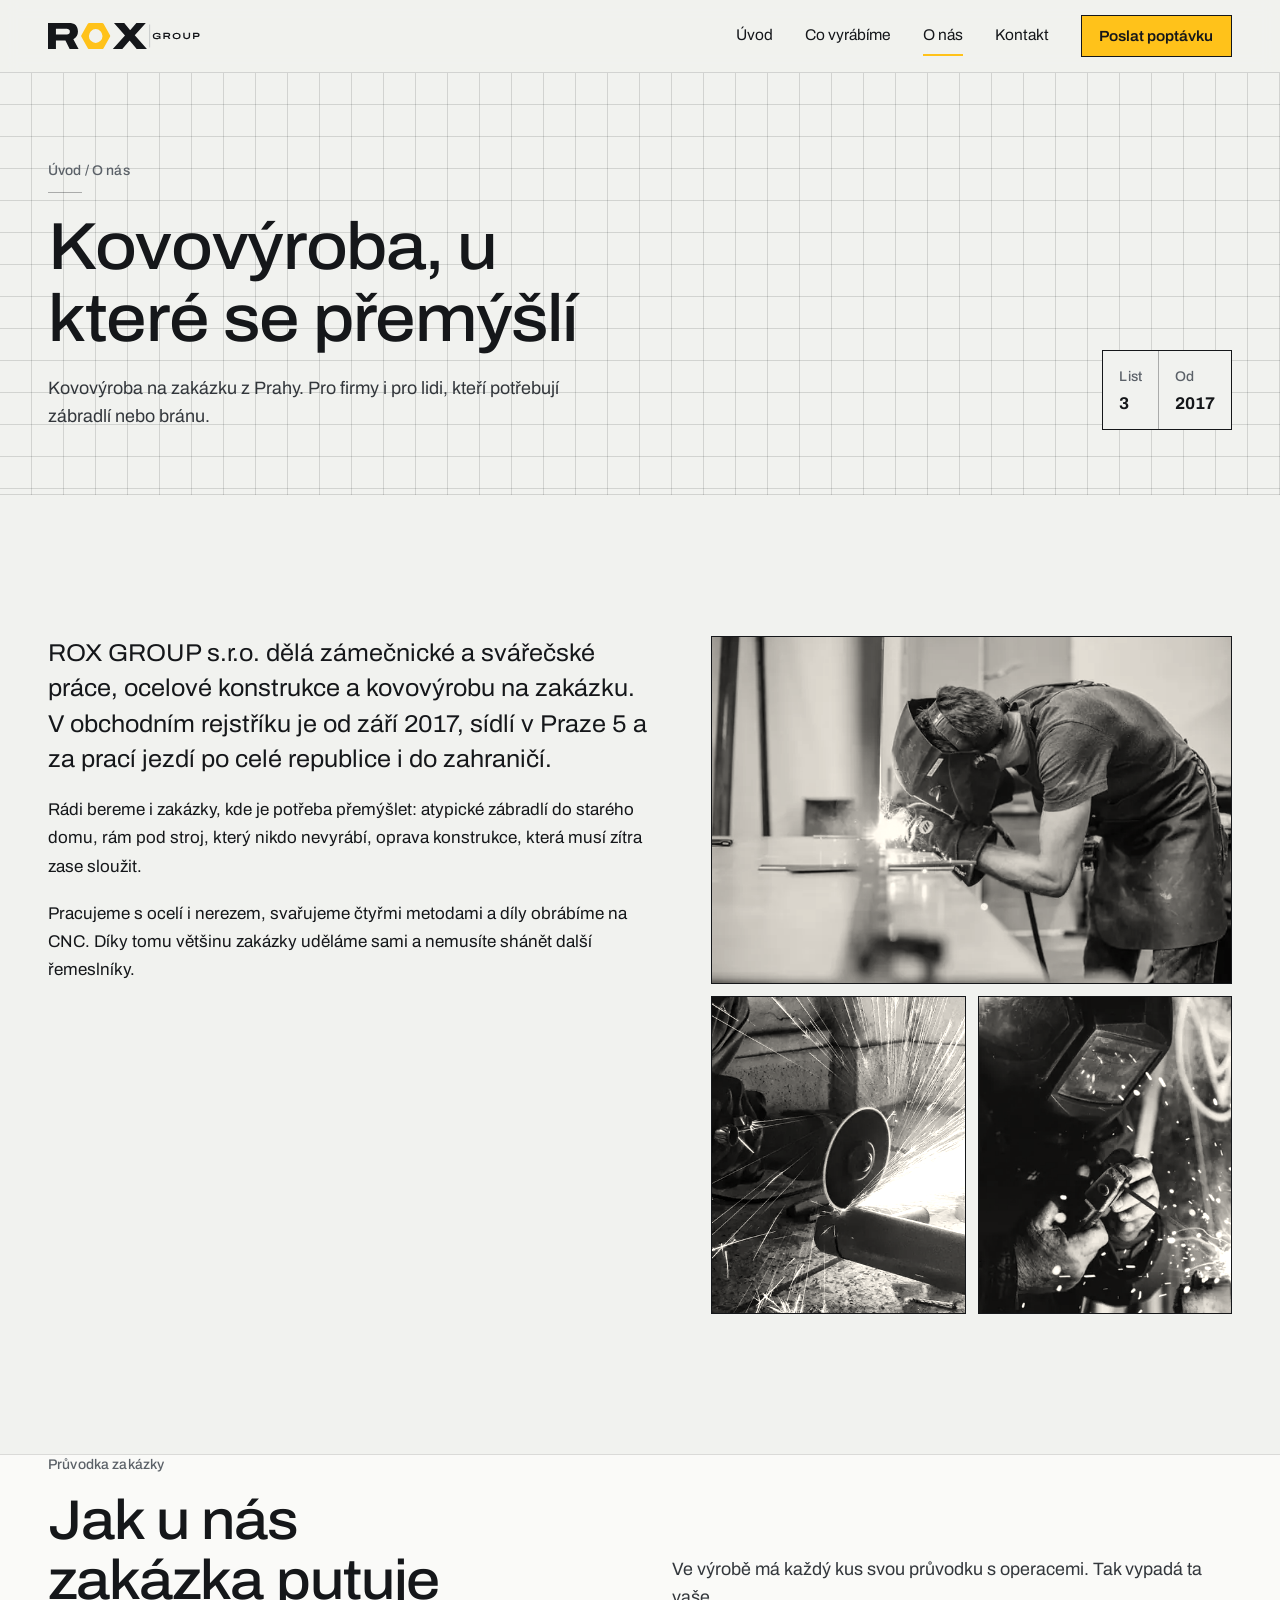
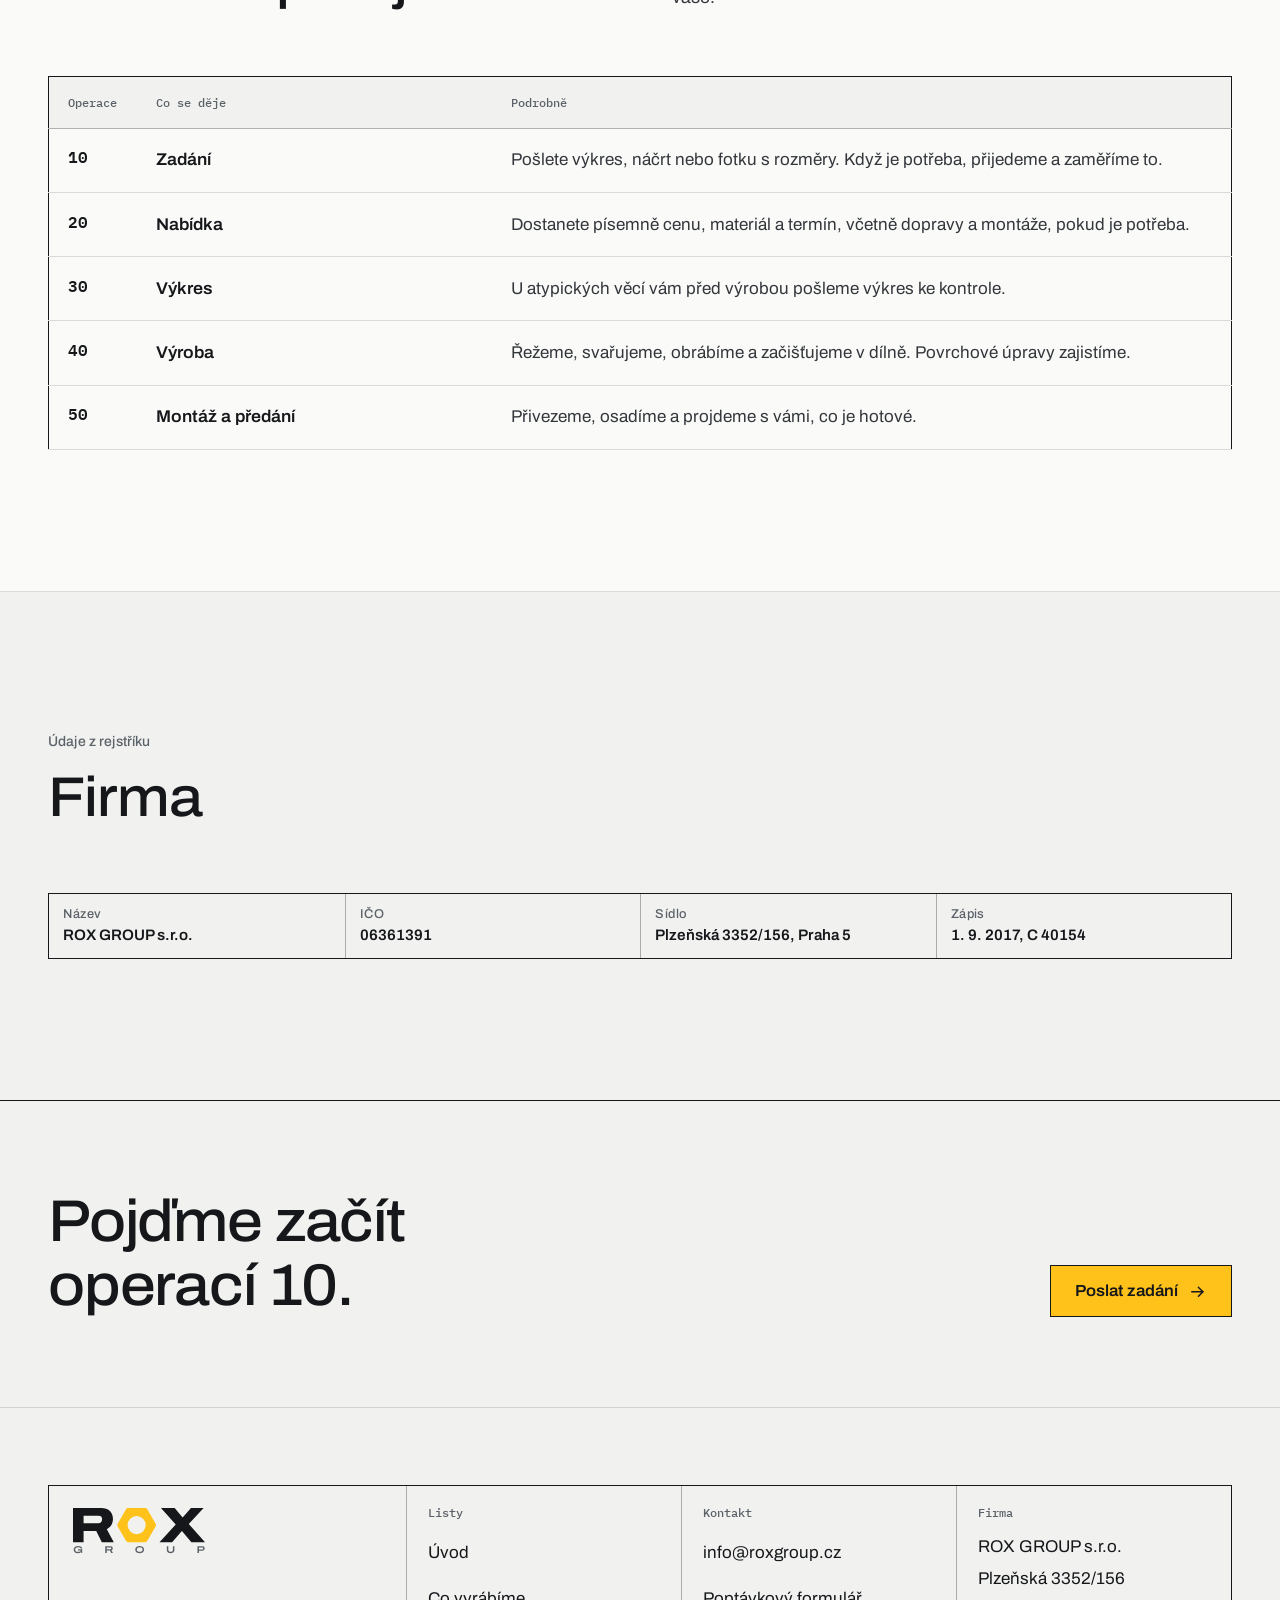
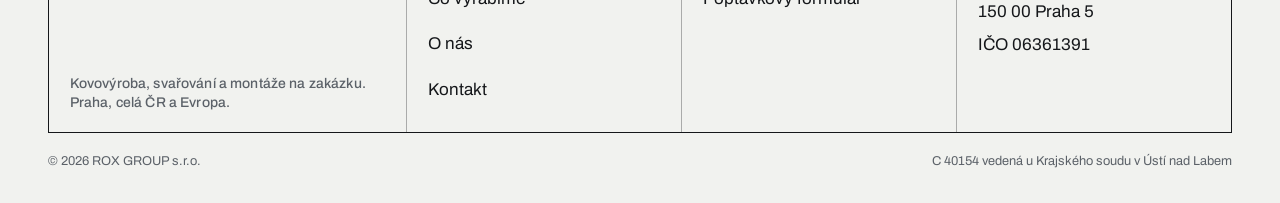
<file: o-nas/index.html>
<!DOCTYPE html>
<html lang="cs">
<head>
<meta charset="UTF-8">
<meta name="viewport" content="width=device-width, initial-scale=1, viewport-fit=cover">
<title>O nás – ROX GROUP s.r.o.</title>
<meta name="description" content="ROX GROUP s.r.o. je pražská firma pro kovovýrobu, svařování a montáže. V obchodním rejstříku od roku 2017, práce po celé ČR i v Evropě.">
<meta name="theme-color" content="#F1F2EF">
<meta name="robots" content="noindex">
<meta property="og:title" content="O nás – ROX GROUP s.r.o.">
<meta property="og:description" content="ROX GROUP s.r.o. je pražská firma pro kovovýrobu, svařování a montáže. V obchodním rejstříku od roku 2017, práce po celé ČR i v Evropě.">
<meta property="og:image" content="https://webhunter-navrhy.github.io/roxgroup/assets/img/og.jpg">
<meta property="og:type" content="website">
<link rel="icon" href="../assets/favicon.svg?v=dab5a971" type="image/svg+xml">
<link rel="preconnect" href="https://fonts.googleapis.com">
<link rel="preconnect" href="https://fonts.gstatic.com" crossorigin>
<link href="https://fonts.googleapis.com/css2?family=Archivo:wdth,wght@100..125,400..800&family=IBM+Plex+Mono:wght@400;500;600&display=swap" rel="stylesheet">
<link rel="stylesheet" href="../assets/style.css?v=e9a0d620">
<script type="application/ld+json">
{"@context":"https://schema.org","@type":"LocalBusiness","name":"ROX GROUP s.r.o.","description":"Zámečnické a svařovací práce, ocelové konstrukce a CNC obrábění po celé ČR a Evropě.","email":"info@roxgroup.cz","taxID":"06361391","address":{"@type":"PostalAddress","streetAddress":"Plzeňská 3352/156","addressLocality":"Praha 5 – Smíchov","postalCode":"150 00","addressCountry":"CZ"},"foundingDate":"2017-09-01","areaServed":["CZ","EU"]}
</script>
<script>document.documentElement.classList.add('js')</script>
</head>
<body>

<svg width="0" height="0" style="position:absolute" aria-hidden="true">
  <symbol id="i-arr" viewBox="0 0 24 24"><path d="M4 12h15m-6-6 6 6-6 6" fill="none" stroke="currentColor" stroke-width="2" stroke-linecap="square"/></symbol>
</svg>

<header class="nav" id="nav">
  <div class="nav-inner">
    <a href="../" class="logo" aria-label="ROX GROUP – úvod">
      <img src="../assets/logo-horizontal-light.svg?v=046a8493" alt="ROX GROUP" width="232" height="28">
    </a>
    <nav class="nav-menu" id="menu" aria-label="Hlavní navigace">
      <a href="../" >Úvod</a>
      <a href="../sluzby/" >Co vyrábíme</a>
      <a href="../o-nas/" aria-current="page">O nás</a>
      <a href="../kontakt/" >Kontakt</a>
      <a href="../kontakt/#poptavka" class="btn btn-sm">Poslat poptávku</a>
    </nav>
    <button class="nav-toggle" id="toggle" aria-label="Otevřít menu" aria-expanded="false" aria-controls="menu"><span></span><span></span></button>
  </div>
</header>

<main>

<section class="page-head grid-bg">
  <div class="wrap">
    <div>
      <p class="crumbs tag"><a href="../">Úvod</a> / O nás</p>
      <h1>Kovovýroba, u které se přemýšlí</h1>
      <p class="lead">Kovovýroba na zakázku z Prahy. Pro firmy i pro lidi, kteří potřebují zábradlí nebo bránu.</p>
    </div>
    <div class="sheet-no"><div><span class="tag">List</span><br><b>3</b></div><div><span class="tag">Od</span><br><b>2017</b></div></div>
  </div>
</section>

<section class="sec">
  <div class="wrap about">
    <div class="about-copy">
      <p class="reveal">ROX GROUP s.r.o. dělá zámečnické a svářečské práce, ocelové konstrukce a kovovýrobu na zakázku. V obchodním rejstříku je od září 2017, sídlí v Praze 5 a za prací jezdí po celé republice i do zahraničí.</p>
      <p class="reveal">Rádi bereme i zakázky, kde je potřeba přemýšlet: atypické zábradlí do starého domu, rám pod stroj, který nikdo nevyrábí, oprava konstrukce, která musí zítra zase sloužit.</p>
      <p class="reveal">Pracujeme s ocelí i nerezem, svařujeme čtyřmi metodami a díly obrábíme na CNC. Díky tomu většinu zakázky uděláme sami a nemusíte shánět další řemeslníky.</p>
    </div>
    <div class="about-media reveal">
      <figure><img src="../assets/img/svarec-dilna-1280.webp" srcset="../assets/img/svarec-dilna-640.webp 640w, ../assets/img/svarec-dilna-1280.webp 1280w" sizes="(max-width: 900px) 100vw, 50vw" alt="Svářeč v kukle při práci v dílně" width="1500" height="1000" loading="lazy"></figure>
      <figure><img src="../assets/img/rezani-trubky-1280.webp" srcset="../assets/img/rezani-trubky-640.webp 640w, ../assets/img/rezani-trubky-1280.webp 1280w" sizes="(max-width: 900px) 100vw, 50vw" alt="Řezání ocelové trubky úhlovou bruskou" width="1500" height="1125" loading="lazy"></figure>
      <figure><img src="../assets/img/svarec-kukla-1280.webp" srcset="../assets/img/svarec-kukla-640.webp 640w, ../assets/img/svarec-kukla-1280.webp 1280w" sizes="(max-width: 900px) 100vw, 50vw" alt="Svařování elektrodou zblízka" width="1500" height="1000" loading="lazy"></figure>
    </div>
  </div>
</section>

<section class="sec sec--white">
  <div class="wrap">
    <div class="sec-head">
      <div>
        <span class="tag">Průvodka zakázky</span>
        <h2 class="h2">Jak u nás zakázka putuje</h2>
      </div>
      <p class="lead">Ve výrobě má každý kus svou průvodku s operacemi. Tak vypadá ta vaše.</p>
    </div>
    <table class="route reveal">
      <thead><tr><th>Operace</th><th>Co se děje</th><th>Podrobně</th></tr></thead>
      <tbody>
        <tr><td>10</td><td>Zadání</td><td>Pošlete výkres, náčrt nebo fotku s rozměry. Když je potřeba, přijedeme a zaměříme to.</td></tr>
        <tr><td>20</td><td>Nabídka</td><td>Dostanete písemně cenu, materiál a termín, včetně dopravy a montáže, pokud je potřeba.</td></tr>
        <tr><td>30</td><td>Výkres</td><td>U atypických věcí vám před výrobou pošleme výkres ke kontrole.</td></tr>
        <tr><td>40</td><td>Výroba</td><td>Řežeme, svařujeme, obrábíme a začišťujeme v dílně. Povrchové úpravy zajistíme.</td></tr>
        <tr><td>50</td><td>Montáž a předání</td><td>Přivezeme, osadíme a projdeme s vámi, co je hotové.</td></tr>
      </tbody>
    </table>
  </div>
</section>

<section class="sec">
  <div class="wrap">
    <div class="sec-head sec-head--one"><div><span class="tag">Údaje z rejstříku</span><h2 class="h2">Firma</h2></div></div>
    <dl class="stamp stamp--4 reveal">
      <div><dt>Název</dt><dd>ROX GROUP s.r.o.</dd></div>
      <div><dt>IČO</dt><dd>06361391</dd></div>
      <div><dt>Sídlo</dt><dd>Plzeňská 3352/156, Praha 5</dd></div>
      <div><dt>Zápis</dt><dd>1. 9. 2017, C 40154</dd></div>
    </dl>
  </div>
</section>

<section class="closing">
  <div class="wrap">
    <h2>Pojďme začít operací 10.</h2>
    <a href="../kontakt/#poptavka" class="btn">Poslat zadání <svg><use href="#i-arr"/></svg></a>
  </div>
</section>

</main>

<footer class="footer">
  <div class="wrap">
    <div class="title-block">
      <div>
        <a href="../"><img src="../assets/logo-light.svg?v=046a8493" alt="ROX GROUP" width="200" height="80"></a>
        <p class="tag">Kovovýroba, svařování a montáže na zakázku. Praha, celá ČR a Evropa.</p>
      </div>
      <div>
        <span class="k">Listy</span>
        <ul><li><a href="../">Úvod</a></li><li><a href="../sluzby/">Co vyrábíme</a></li><li><a href="../o-nas/">O nás</a></li><li><a href="../kontakt/">Kontakt</a></li></ul>
      </div>
      <div>
        <span class="k">Kontakt</span>
        <ul><li><a href="mailto:info@roxgroup.cz">info@roxgroup.cz</a></li><li><a href="../kontakt/#poptavka">Poptávkový formulář</a></li></ul>
      </div>
      <div>
        <span class="k">Firma</span>
        <ul><li>ROX GROUP s.r.o.</li><li>Plzeňská 3352/156</li><li>150 00 Praha 5</li><li>IČO 06361391</li></ul>
      </div>
    </div>
    <div class="footer-bottom"><span>© 2026 ROX GROUP s.r.o.</span><span>C 40154 vedená u Krajského soudu v Ústí nad Labem</span></div>
  </div>
</footer>

<script src="../assets/main.js?v=bc25f031" defer></script>
</body>
</html>
</file>
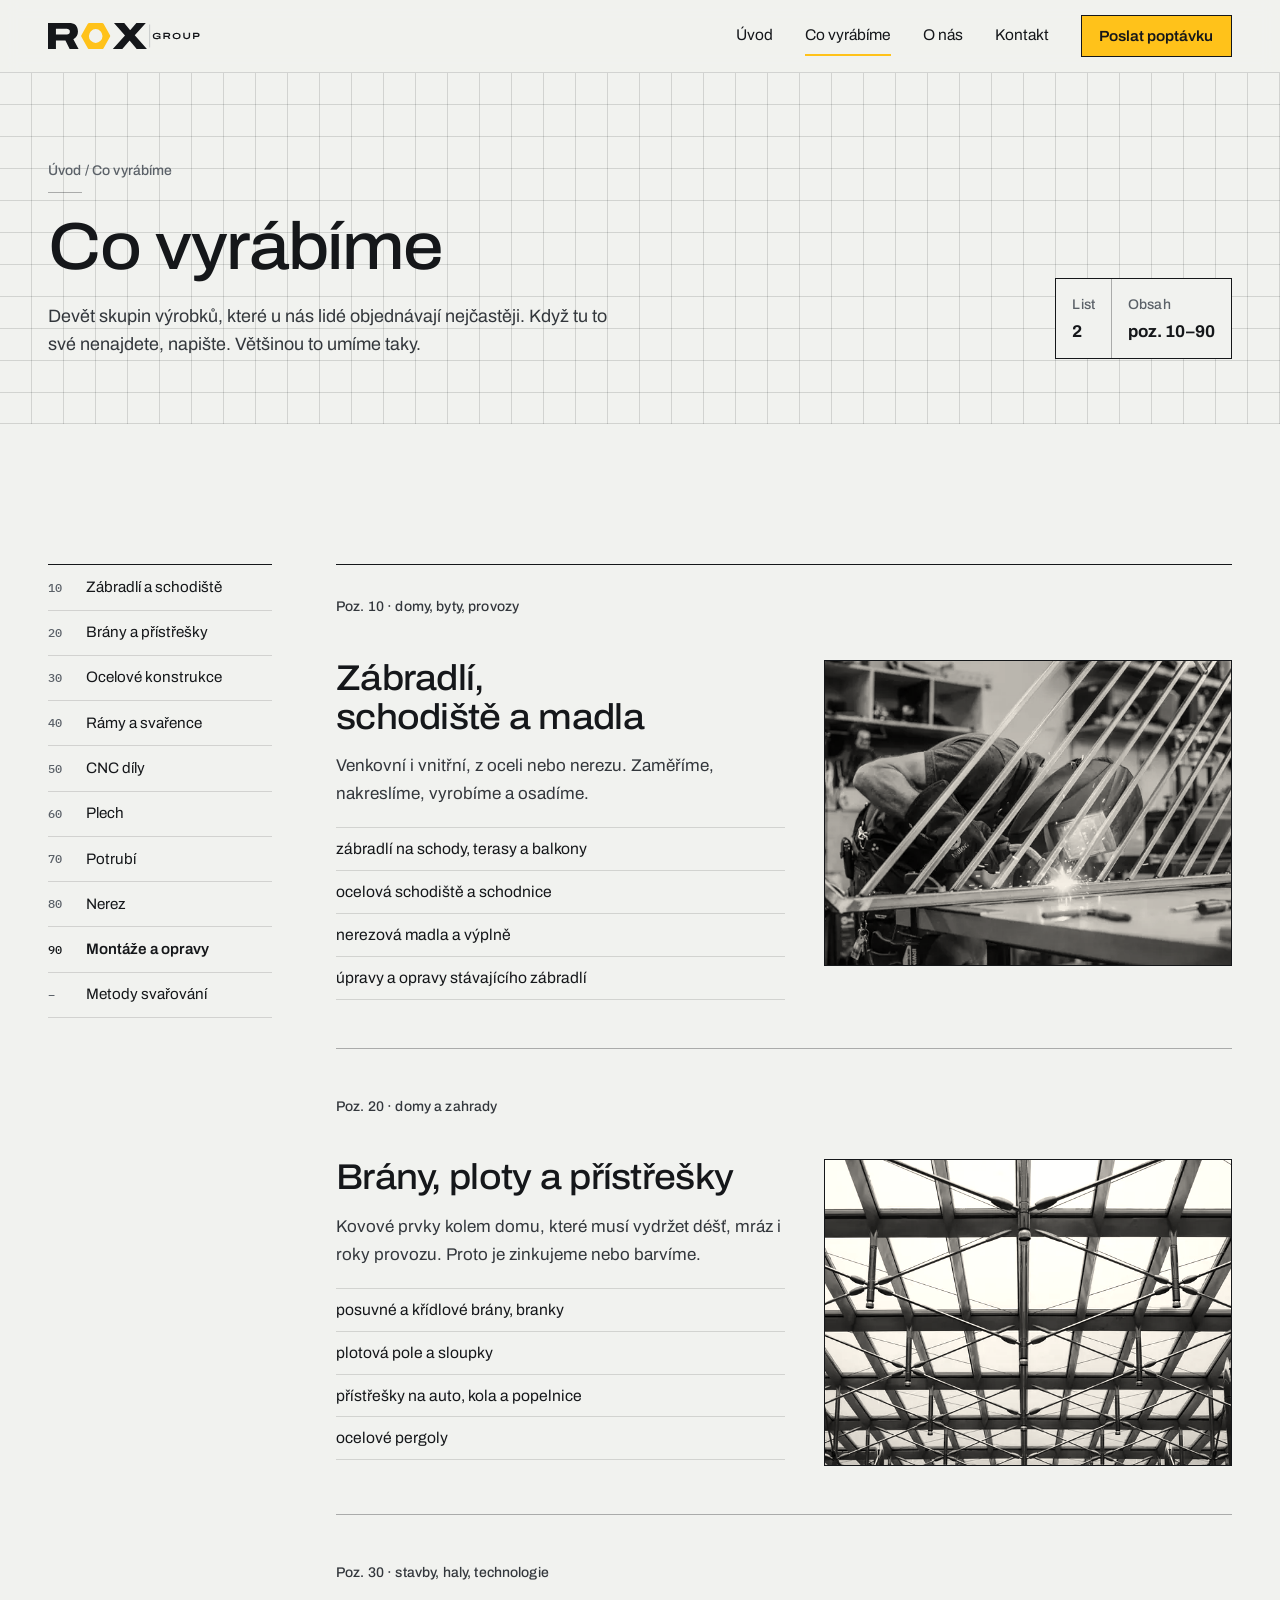
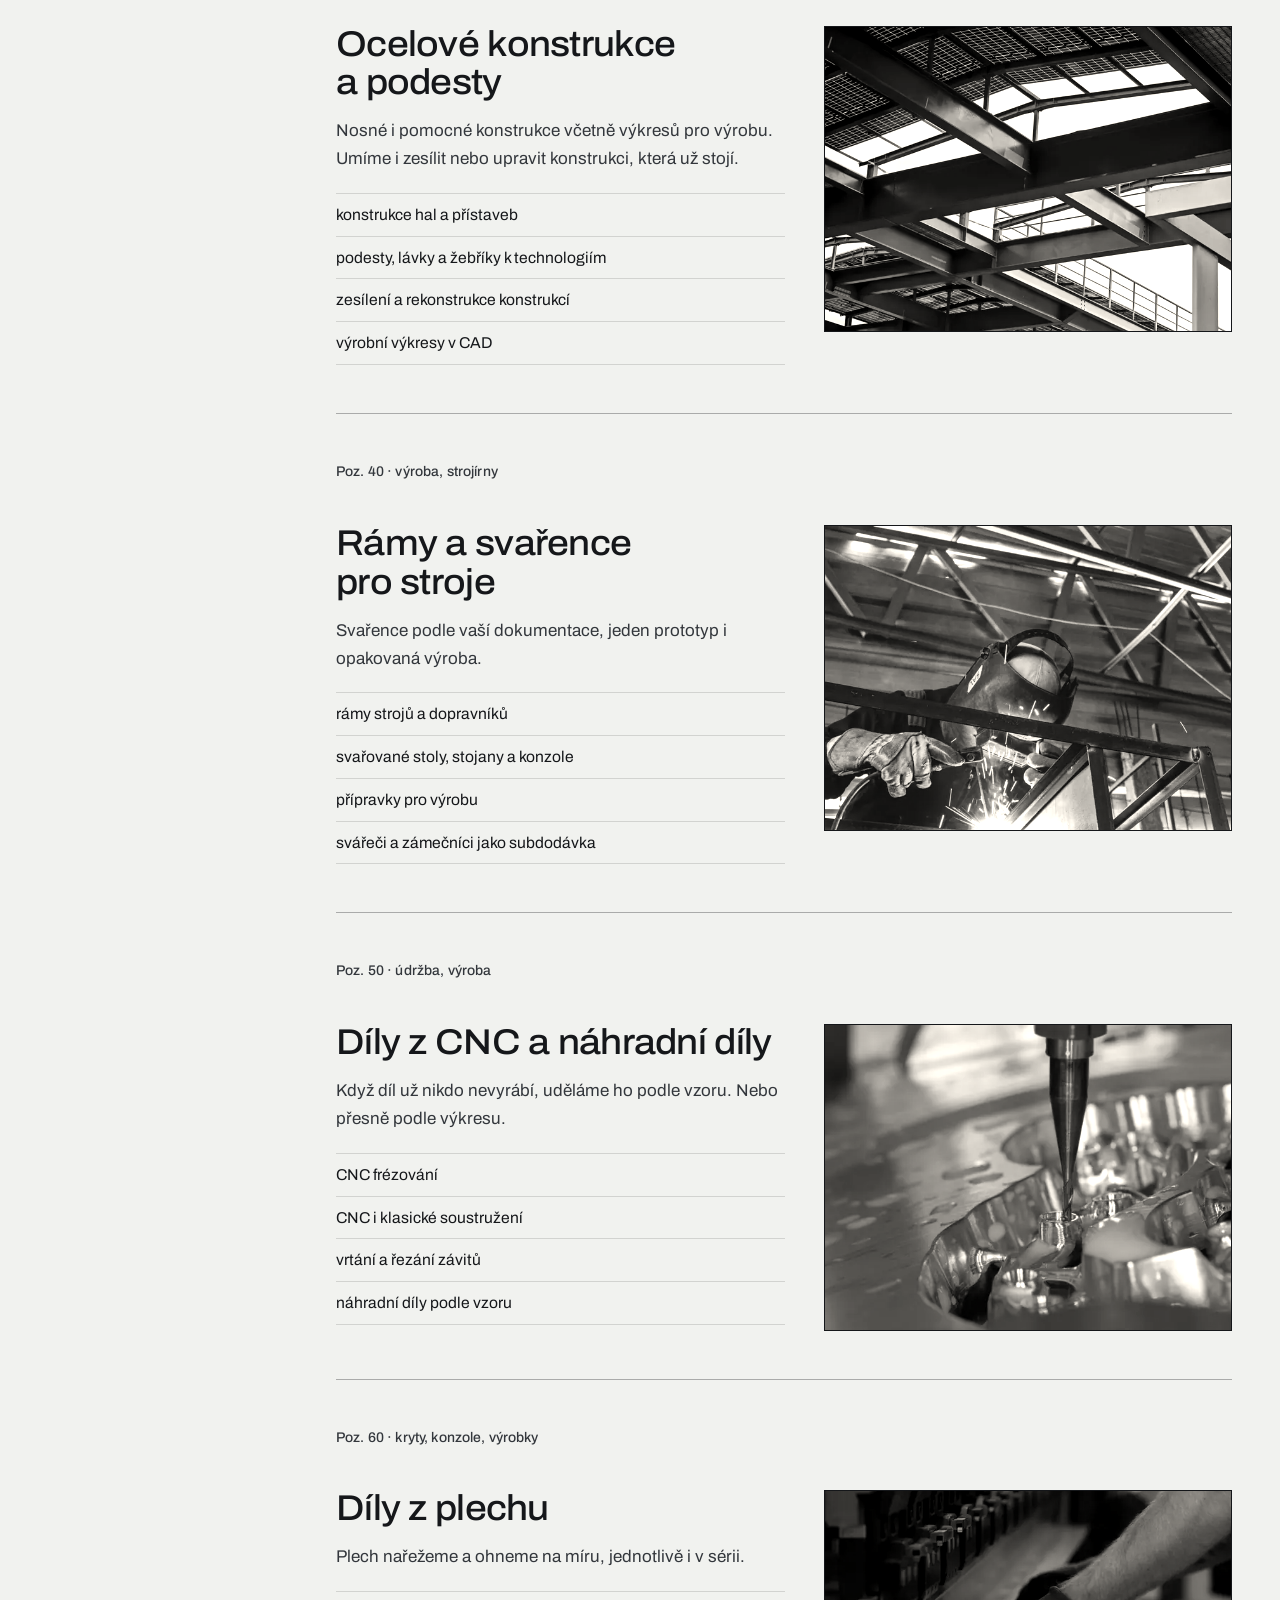
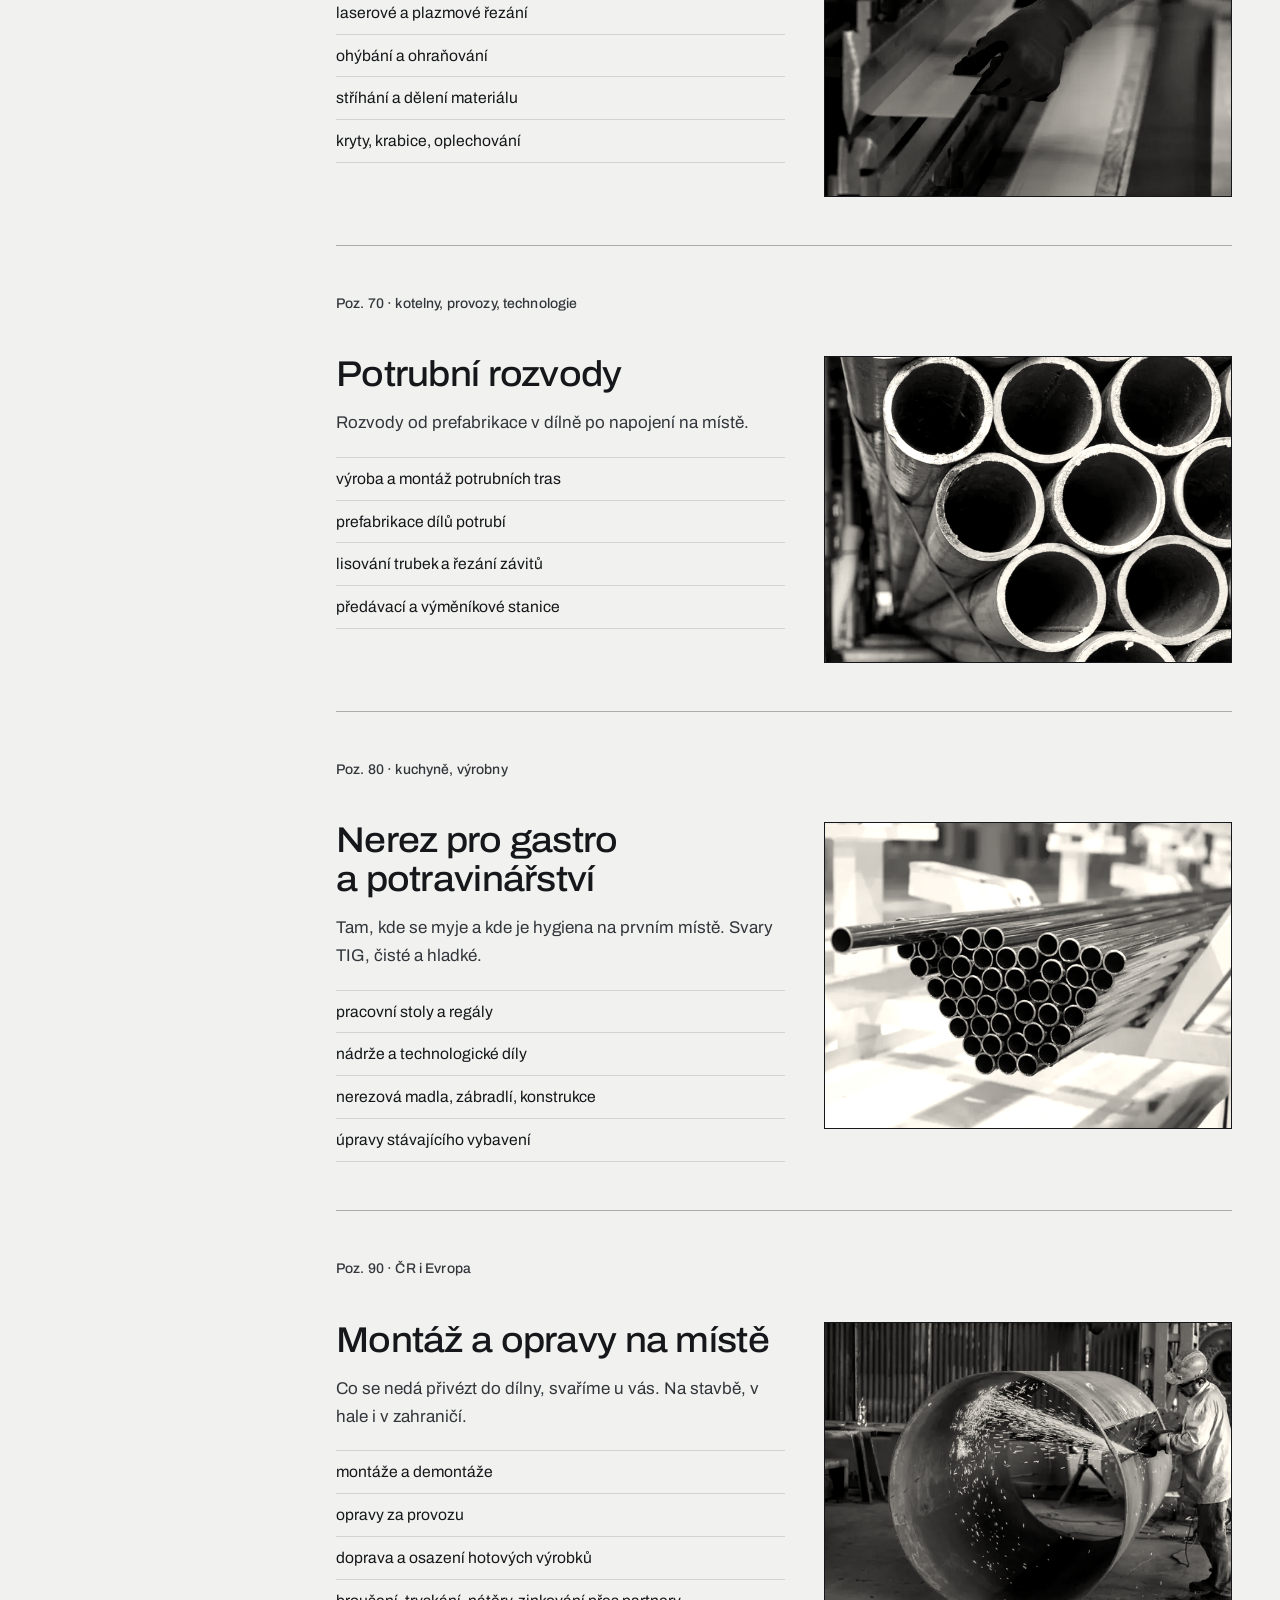
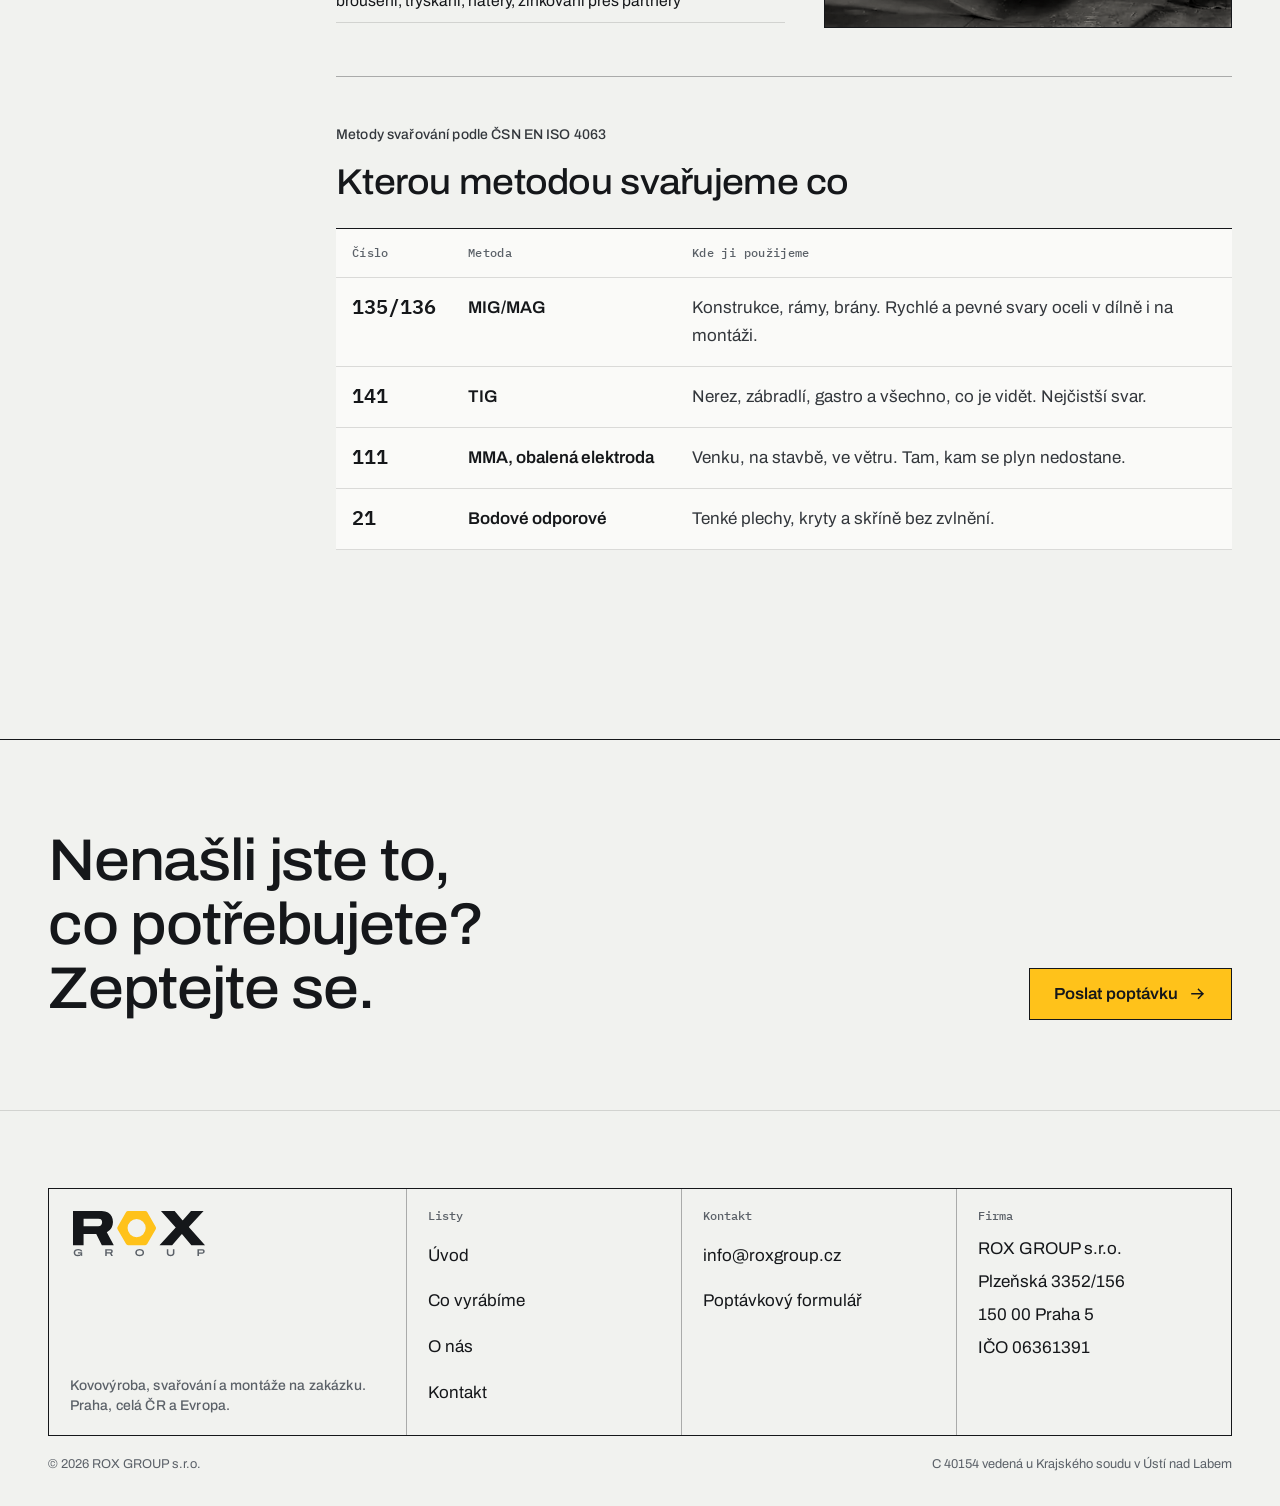
<file: sluzby/index.html>
<!DOCTYPE html>
<html lang="cs">
<head>
<meta charset="UTF-8">
<meta name="viewport" content="width=device-width, initial-scale=1, viewport-fit=cover">
<title>Co vyrábíme – zábradlí, brány, konstrukce, CNC, potrubí, nerez | ROX GROUP s.r.o.</title>
<meta name="description" content="Zábradlí a schodiště, brány a přístřešky, ocelové konstrukce, rámy strojů, CNC a plechové díly, potrubí, nerez a montáže na místě. Metody svařování 135/136, 141, 111 a 21.">
<meta name="theme-color" content="#F1F2EF">
<meta name="robots" content="noindex">
<meta property="og:title" content="Co vyrábíme – zábradlí, brány, konstrukce, CNC, potrubí, nerez | ROX GROUP s.r.o.">
<meta property="og:description" content="Zábradlí a schodiště, brány a přístřešky, ocelové konstrukce, rámy strojů, CNC a plechové díly, potrubí, nerez a montáže na místě. Metody svařování 135/136, 141, 111 a 21.">
<meta property="og:image" content="https://webhunter-navrhy.github.io/roxgroup/assets/img/og.jpg">
<meta property="og:type" content="website">
<link rel="icon" href="../assets/favicon.svg?v=dab5a971" type="image/svg+xml">
<link rel="preconnect" href="https://fonts.googleapis.com">
<link rel="preconnect" href="https://fonts.gstatic.com" crossorigin>
<link href="https://fonts.googleapis.com/css2?family=Archivo:wdth,wght@100..125,400..800&family=IBM+Plex+Mono:wght@400;500;600&display=swap" rel="stylesheet">
<link rel="stylesheet" href="../assets/style.css?v=e9a0d620">
<script type="application/ld+json">
{"@context":"https://schema.org","@type":"LocalBusiness","name":"ROX GROUP s.r.o.","description":"Zámečnické a svařovací práce, ocelové konstrukce a CNC obrábění po celé ČR a Evropě.","email":"info@roxgroup.cz","taxID":"06361391","address":{"@type":"PostalAddress","streetAddress":"Plzeňská 3352/156","addressLocality":"Praha 5 – Smíchov","postalCode":"150 00","addressCountry":"CZ"},"foundingDate":"2017-09-01","areaServed":["CZ","EU"]}
</script>
<script>document.documentElement.classList.add('js')</script>
</head>
<body>

<svg width="0" height="0" style="position:absolute" aria-hidden="true">
  <symbol id="i-arr" viewBox="0 0 24 24"><path d="M4 12h15m-6-6 6 6-6 6" fill="none" stroke="currentColor" stroke-width="2" stroke-linecap="square"/></symbol>
</svg>

<header class="nav" id="nav">
  <div class="nav-inner">
    <a href="../" class="logo" aria-label="ROX GROUP – úvod">
      <img src="../assets/logo-horizontal-light.svg?v=046a8493" alt="ROX GROUP" width="232" height="28">
    </a>
    <nav class="nav-menu" id="menu" aria-label="Hlavní navigace">
      <a href="../" >Úvod</a>
      <a href="../sluzby/" aria-current="page">Co vyrábíme</a>
      <a href="../o-nas/" >O nás</a>
      <a href="../kontakt/" >Kontakt</a>
      <a href="../kontakt/#poptavka" class="btn btn-sm">Poslat poptávku</a>
    </nav>
    <button class="nav-toggle" id="toggle" aria-label="Otevřít menu" aria-expanded="false" aria-controls="menu"><span></span><span></span></button>
  </div>
</header>

<main>

<section class="page-head grid-bg">
  <div class="wrap">
    <div>
      <p class="crumbs tag"><a href="../">Úvod</a> / Co vyrábíme</p>
      <h1>Co vyrábíme</h1>
      <p class="lead">Devět skupin výrobků, které u nás lidé objednávají nejčastěji. Když tu to své nenajdete, napište. Většinou to umíme taky.</p>
    </div>
    <div class="sheet-no"><div><span class="tag">List</span><br><b>2</b></div><div><span class="tag">Obsah</span><br><b>poz. 10–90</b></div></div>
  </div>
</section>

<section class="sec">
  <div class="wrap catalog">
    <nav class="index" aria-label="Rejstřík výrobků">
      <a href="#zabradli"><span>10</span>Zábradlí a schodiště</a>
      <a href="#brany"><span>20</span>Brány a přístřešky</a>
      <a href="#konstrukce"><span>30</span>Ocelové konstrukce</a>
      <a href="#ramy"><span>40</span>Rámy a svařence</a>
      <a href="#cnc"><span>50</span>CNC díly</a>
      <a href="#plech"><span>60</span>Plech</a>
      <a href="#potrubi"><span>70</span>Potrubí</a>
      <a href="#nerez"><span>80</span>Nerez</a>
      <a href="#montaze"><span>90</span>Montáže a opravy</a>
      <a href="#metody"><span>–</span>Metody svařování</a>
    </nav>
    <div>
      <article class="group" id="zabradli">
        <p class="tag">Poz. 10 · domy, byty, provozy</p>
        <div><h2>Zábradlí, schodiště a madla</h2><p>Venkovní i vnitřní, z oceli nebo nerezu. Zaměříme, nakreslíme, vyrobíme a osadíme.</p>
          <ul><li>zábradlí na schody, terasy a balkony</li><li>ocelová schodiště a schodnice</li><li>nerezová madla a výplně</li><li>úpravy a opravy stávajícího zábradlí</li></ul></div>
        <figure><img src="../assets/img/zamecnictvi-zabradli-1280.webp" srcset="../assets/img/zamecnictvi-zabradli-640.webp 640w, ../assets/img/zamecnictvi-zabradli-1280.webp 1280w" sizes="(max-width: 900px) 100vw, 50vw" alt="Výroba ocelového zábradlí v dílně" width="1500" height="1000" loading="lazy"></figure>
      </article>
      <article class="group" id="brany">
        <p class="tag">Poz. 20 · domy a zahrady</p>
        <div><h2>Brány, ploty a přístřešky</h2><p>Kovové prvky kolem domu, které musí vydržet déšť, mráz i roky provozu. Proto je zinkujeme nebo barvíme.</p>
          <ul><li>posuvné a křídlové brány, branky</li><li>plotová pole a sloupky</li><li>přístřešky na auto, kola a popelnice</li><li>ocelové pergoly</li></ul></div>
        <figure><img src="../assets/img/konstrukce-strecha-1280.webp" srcset="../assets/img/konstrukce-strecha-640.webp 640w, ../assets/img/konstrukce-strecha-1280.webp 1280w" sizes="(max-width: 900px) 100vw, 50vw" alt="Ocelová konstrukce zastřešení" width="1500" height="1071" loading="lazy"></figure>
      </article>
      <article class="group" id="konstrukce">
        <p class="tag">Poz. 30 · stavby, haly, technologie</p>
        <div><h2>Ocelové konstrukce a podesty</h2><p>Nosné i pomocné konstrukce včetně výkresů pro výrobu. Umíme i zesílit nebo upravit konstrukci, která už stojí.</p>
          <ul><li>konstrukce hal a přístaveb</li><li>podesty, lávky a žebříky k technologiím</li><li>zesílení a rekonstrukce konstrukcí</li><li>výrobní výkresy v CAD</li></ul></div>
        <figure><img src="../assets/img/ocelova-konstrukce-1280.webp" srcset="../assets/img/ocelova-konstrukce-640.webp 640w, ../assets/img/ocelova-konstrukce-1280.webp 1280w" sizes="(max-width: 900px) 100vw, 50vw" alt="Ocelová konstrukce s lávkou" width="1414" height="1500" loading="lazy"></figure>
      </article>
      <article class="group" id="ramy">
        <p class="tag">Poz. 40 · výroba, strojírny</p>
        <div><h2>Rámy a svařence pro stroje</h2><p>Svařence podle vaší dokumentace, jeden prototyp i opakovaná výroba.</p>
          <ul><li>rámy strojů a dopravníků</li><li>svařované stoly, stojany a konzole</li><li>přípravky pro výrobu</li><li>svářeči a zámečníci jako subdodávka</li></ul></div>
        <figure><img src="../assets/img/montaz-ram-1280.webp" srcset="../assets/img/montaz-ram-640.webp 640w, ../assets/img/montaz-ram-1280.webp 1280w" sizes="(max-width: 900px) 100vw, 50vw" alt="Svařování ocelového rámu" width="1500" height="1200" loading="lazy"></figure>
      </article>
      <article class="group" id="cnc">
        <p class="tag">Poz. 50 · údržba, výroba</p>
        <div><h2>Díly z CNC a náhradní díly</h2><p>Když díl už nikdo nevyrábí, uděláme ho podle vzoru. Nebo přesně podle výkresu.</p>
          <ul><li>CNC frézování</li><li>CNC i klasické soustružení</li><li>vrtání a řezání závitů</li><li>náhradní díly podle vzoru</li></ul></div>
        <figure><img src="../assets/img/cnc-frezovani-1280.webp" srcset="../assets/img/cnc-frezovani-640.webp 640w, ../assets/img/cnc-frezovani-1280.webp 1280w" sizes="(max-width: 900px) 100vw, 50vw" alt="Frézování kovového dílu" width="1500" height="1000" loading="lazy"></figure>
      </article>
      <article class="group" id="plech">
        <p class="tag">Poz. 60 · kryty, konzole, výrobky</p>
        <div><h2>Díly z plechu</h2><p>Plech nařežeme a ohneme na míru, jednotlivě i v sérii.</p>
          <ul><li>laserové a plazmové řezání</li><li>ohýbání a ohraňování</li><li>stříhání a dělení materiálu</li><li>kryty, krabice, oplechování</li></ul></div>
        <figure><img src="../assets/img/ohranovani-1280.webp" srcset="../assets/img/ohranovani-640.webp 640w, ../assets/img/ohranovani-1280.webp 1280w" sizes="(max-width: 900px) 100vw, 50vw" alt="Ohraňování plechu na lisu" width="1000" height="1500" loading="lazy" style="object-position:50% 60%"></figure>
      </article>
      <article class="group" id="potrubi">
        <p class="tag">Poz. 70 · kotelny, provozy, technologie</p>
        <div><h2>Potrubní rozvody</h2><p>Rozvody od prefabrikace v dílně po napojení na místě.</p>
          <ul><li>výroba a montáž potrubních tras</li><li>prefabrikace dílů potrubí</li><li>lisování trubek a řezání závitů</li><li>předávací a výměníkové stanice</li></ul></div>
        <figure><img src="../assets/img/potrubi-1280.webp" srcset="../assets/img/potrubi-640.webp 640w, ../assets/img/potrubi-1280.webp 1280w" sizes="(max-width: 900px) 100vw, 50vw" alt="Ocelové trubky" width="1125" height="1500" loading="lazy"></figure>
      </article>
      <article class="group" id="nerez">
        <p class="tag">Poz. 80 · kuchyně, výrobny</p>
        <div><h2>Nerez pro gastro a potravinářství</h2><p>Tam, kde se myje a kde je hygiena na prvním místě. Svary TIG, čisté a hladké.</p>
          <ul><li>pracovní stoly a regály</li><li>nádrže a technologické díly</li><li>nerezová madla, zábradlí, konstrukce</li><li>úpravy stávajícího vybavení</li></ul></div>
        <figure><img src="../assets/img/nerez-trubky-1280.webp" srcset="../assets/img/nerez-trubky-640.webp 640w, ../assets/img/nerez-trubky-1280.webp 1280w" sizes="(max-width: 900px) 100vw, 50vw" alt="Svazek nerezových trubek" width="1500" height="1000" loading="lazy"></figure>
      </article>
      <article class="group" id="montaze">
        <p class="tag">Poz. 90 · ČR i Evropa</p>
        <div><h2>Montáž a opravy na místě</h2><p>Co se nedá přivézt do dílny, svaříme u vás. Na stavbě, v hale i v zahraničí.</p>
          <ul><li>montáže a demontáže</li><li>opravy za provozu</li><li>doprava a osazení hotových výrobků</li><li>broušení, tryskání, nátěry, zinkování přes partnery</li></ul></div>
        <figure><img src="../assets/img/brouseni-roura-1280.webp" srcset="../assets/img/brouseni-roura-640.webp 640w, ../assets/img/brouseni-roura-1280.webp 1280w" sizes="(max-width: 900px) 100vw, 50vw" alt="Broušení velkého potrubí na místě" width="1500" height="968" loading="lazy"></figure>
      </article>

      <div class="group" id="metody" style="display:block">
        <p class="tag">Metody svařování podle ČSN EN ISO 4063</p>
        <h2 style="margin:0.8rem 0 1.6rem">Kterou metodou svařujeme co</h2>
        <table class="methods">
          <thead><tr><th>Číslo</th><th>Metoda</th><th>Kde ji použijeme</th></tr></thead>
          <tbody>
            <tr><td>135/136</td><td>MIG/MAG</td><td>Konstrukce, rámy, brány. Rychlé a pevné svary oceli v dílně i na montáži.</td></tr>
            <tr><td>141</td><td>TIG</td><td>Nerez, zábradlí, gastro a všechno, co je vidět. Nejčistší svar.</td></tr>
            <tr><td>111</td><td>MMA, obalená elektroda</td><td>Venku, na stavbě, ve větru. Tam, kam se plyn nedostane.</td></tr>
            <tr><td>21</td><td>Bodové odporové</td><td>Tenké plechy, kryty a skříně bez zvlnění.</td></tr>
          </tbody>
        </table>
      </div>
    </div>
  </div>
</section>

<section class="closing">
  <div class="wrap">
    <h2>Nenašli jste to, co potřebujete? Zeptejte se.</h2>
    <a href="../kontakt/#poptavka" class="btn">Poslat poptávku <svg><use href="#i-arr"/></svg></a>
  </div>
</section>

</main>

<footer class="footer">
  <div class="wrap">
    <div class="title-block">
      <div>
        <a href="../"><img src="../assets/logo-light.svg?v=046a8493" alt="ROX GROUP" width="200" height="80"></a>
        <p class="tag">Kovovýroba, svařování a montáže na zakázku. Praha, celá ČR a Evropa.</p>
      </div>
      <div>
        <span class="k">Listy</span>
        <ul><li><a href="../">Úvod</a></li><li><a href="../sluzby/">Co vyrábíme</a></li><li><a href="../o-nas/">O nás</a></li><li><a href="../kontakt/">Kontakt</a></li></ul>
      </div>
      <div>
        <span class="k">Kontakt</span>
        <ul><li><a href="mailto:info@roxgroup.cz">info@roxgroup.cz</a></li><li><a href="../kontakt/#poptavka">Poptávkový formulář</a></li></ul>
      </div>
      <div>
        <span class="k">Firma</span>
        <ul><li>ROX GROUP s.r.o.</li><li>Plzeňská 3352/156</li><li>150 00 Praha 5</li><li>IČO 06361391</li></ul>
      </div>
    </div>
    <div class="footer-bottom"><span>© 2026 ROX GROUP s.r.o.</span><span>C 40154 vedená u Krajského soudu v Ústí nad Labem</span></div>
  </div>
</footer>

<script src="../assets/main.js?v=bc25f031" defer></script>
</body>
</html>
</file>
<file: assets/style.css>
/* ROX GROUP v2 – „výrobní výkres“: světlý papír, grafitová linka, žlutá jako značkovač */
:root {
  --paper: #F1F2EF;
  --paper-2: #E6E7E2;
  --white: #FAFAF8;
  --ink: #15171A;
  --steel: #5B6168;
  --line: rgba(21, 23, 26, 0.14);
  --line-2: rgba(21, 23, 26, 0.32);
  --yel: #FFC21A;
  --dark: #15171A;
  --sans: 'Archivo', system-ui, sans-serif;
  --mono: 'IBM Plex Mono', ui-monospace, monospace;
  --pad: clamp(1.25rem, 4vw, 3rem);
  --sec: clamp(5rem, 11vw, 9rem);
  --nav-h: 4.5rem;
}

*, *::before, *::after { box-sizing: border-box; }
html { -webkit-text-size-adjust: 100%; scroll-padding-top: calc(var(--nav-h) + 1rem); }
@media (prefers-reduced-motion: no-preference) { html { scroll-behavior: smooth; } }
body {
  margin: 0; background: var(--paper); color: var(--ink);
  font: 400 1.0625rem/1.65 var(--sans); font-stretch: 100%;
  -webkit-font-smoothing: antialiased; text-rendering: optimizeLegibility;
}
img, svg { display: block; max-width: 100%; }
img { height: auto; }
a { color: inherit; }
h1, h2, h3, h4 { margin: 0; font-weight: 500; font-stretch: 108%; letter-spacing: -0.02em; line-height: 1.08; text-wrap: balance; }
p { margin: 0; }
ul, ol, dl, dd, figure { margin: 0; padding: 0; }
ul { list-style: none; }
:focus-visible { outline: 2px solid var(--ink); outline-offset: 3px; box-shadow: 0 0 0 5px var(--yel); }
::selection { background: var(--yel); color: var(--ink); }

.wrap { width: 100%; max-width: 82rem; margin: 0 auto; padding: 0 var(--pad); }
.sec { padding: var(--sec) 0; }
.sec + .sec { padding-top: 0; }
.sec--white { background: var(--white); border-block: 1px solid var(--line); }
.sec--white + .sec { padding-top: var(--sec); }

/* typografie */
.tag { font: 500 0.875rem/1.4 var(--sans); letter-spacing: 0.01em; color: var(--steel); }
.mono { font-family: var(--mono); font-size: 0.8rem; }
/* fotky ve společné teplé černobílé gradaci, jako fotodokumentace k výkresu */
.path img, .shop img, .bom-view img, .bom-table img, .group img, .about-media img, .drawing .photo { filter: grayscale(1) sepia(0.16) contrast(1.06) brightness(1.03); }
.h2 { font-size: clamp(2rem, 4.4vw, 3.5rem); }
.lead { font-size: clamp(1.08rem, 1.4vw, 1.25rem); line-height: 1.55; color: #33373C; max-width: 36rem; }
.hl { background: linear-gradient(transparent 58%, var(--yel) 58%, var(--yel) 92%, transparent 92%); padding: 0 0.08em; }
.sec-head { display: grid; grid-template-columns: minmax(0, 1fr) minmax(0, 1fr); gap: 1.5rem 4rem; align-items: end; margin-bottom: clamp(2.5rem, 5vw, 4rem); }
.sec-head .tag { display: block; margin-bottom: 1rem; }
.sec-head--one { grid-template-columns: minmax(0, 46rem); }

/* tlačítka a odkazy */
.btn {
  display: inline-flex; align-items: center; gap: 0.7rem; min-height: 3.25rem; padding: 0 1.5rem;
  background: var(--yel); color: var(--ink); border: 1.5px solid var(--ink); border-radius: 0;
  font: 600 1rem/1 var(--sans); font-stretch: 105%; text-decoration: none; cursor: pointer;
  transition: background 0.2s, color 0.2s;
}
.btn svg { width: 1.1rem; height: 1.1rem; transition: transform 0.2s; }
.btn:hover { background: var(--ink); color: var(--yel); }
.btn:hover svg { transform: translateX(3px); }
.btn--line { background: transparent; }
.btn--line:hover { background: var(--ink); color: var(--paper); }
.btn-sm { min-height: 2.6rem; padding: 0 1.1rem; font-size: 0.92rem; }
.link { display: inline-flex; align-items: center; gap: 0.5rem; min-height: 2.75rem; font-weight: 600; text-decoration: none; border-bottom: 1.5px solid var(--ink); padding-bottom: 0.15rem; }
.link svg { width: 1rem; height: 1rem; transition: transform 0.2s; }
.link:hover svg { transform: translateX(3px); }

/* navigace */
.nav { position: sticky; top: 0; z-index: 100; background: rgba(241, 242, 239, 0.94); backdrop-filter: blur(8px); -webkit-backdrop-filter: blur(8px); border-bottom: 1px solid var(--line); }
.nav-inner { display: flex; align-items: center; justify-content: space-between; gap: 2rem; height: var(--nav-h); max-width: 82rem; margin: 0 auto; padding: 0 var(--pad); }
.logo { display: flex; align-items: center; flex: none; min-height: 2.75rem; }
.logo img { height: 1.6rem; width: auto; }
.nav-menu { display: flex; align-items: center; gap: 2rem; }
.nav-menu a:not(.btn) { font-size: 0.97rem; text-decoration: none; padding: 0.4rem 0; border-bottom: 2px solid transparent; }
.nav-menu a:not(.btn):hover, .nav-menu a[aria-current="page"] { border-color: var(--yel); }
.nav-toggle { display: none; }

/* hero = výkresový list */
.hero { position: relative; border-bottom: 1px solid var(--line); overflow-x: clip; }
.grid-bg { background-image: linear-gradient(var(--line) 1px, transparent 1px), linear-gradient(90deg, var(--line) 1px, transparent 1px); background-size: 2rem 2rem; background-position: -1px -1px; }
.hero-grid { display: grid; grid-template-columns: minmax(0, 1.05fr) minmax(0, 1fr); gap: clamp(2rem, 5vw, 5rem); align-items: center; padding-top: clamp(3rem, 7vw, 6rem); padding-bottom: clamp(2.5rem, 5vw, 4rem); }
.hero h1 { font-size: clamp(2.4rem, 4.6vw, 4.25rem); margin: 1.2rem 0 1.6rem; }
.hero .lead { margin-bottom: 2.2rem; }
.hero-actions { display: flex; flex-wrap: wrap; gap: 0.8rem; }
.sheet { position: relative; background: var(--paper); border: 1.5px solid var(--ink); padding: clamp(1rem, 2.5vw, 2rem); box-shadow: 0 1px 0 var(--line); }
.sheet-label { position: absolute; top: -0.75rem; left: 1rem; background: var(--paper); padding: 0 0.5rem; }
.drawing { width: 100%; height: auto; color: var(--ink); overflow: visible; }
.drawing .ln { fill: none; stroke: currentColor; stroke-width: 2; stroke-linejoin: round; }
.drawing .thin { fill: none; stroke: currentColor; stroke-width: 0.9; }
.drawing .axis { fill: none; stroke: var(--steel); stroke-width: 0.8; stroke-dasharray: 10 3 2 3; }
.drawing .hatch { stroke: var(--steel); stroke-width: 0.7; }
.drawing .weld { fill: var(--yel); stroke: currentColor; stroke-width: 1.2; }
.drawing text { font: 500 14px var(--mono); fill: currentColor; }
.drawing text.s { font-size: 12.5px; fill: var(--steel); }
.drawing .det { fill: none; stroke: currentColor; stroke-width: 1.2; stroke-dasharray: 5 4; }

@media (prefers-reduced-motion: no-preference) {
  .js .drawing .draw { stroke-dasharray: 1; stroke-dashoffset: 1; animation: draw 1.6s cubic-bezier(.6,.05,.3,1) forwards; animation-delay: var(--d, 0s); }
  .js .drawing .fade { opacity: 0; animation: fade 0.6s ease forwards; animation-delay: var(--d, 1.2s); }
  .js }
@keyframes draw { to { stroke-dashoffset: 0; } }
@keyframes fade { to { opacity: 1; } }
@keyframes pop { to { opacity: 1; transform: none; } }

/* rohové razítko */
.stamp { display: grid; grid-template-columns: repeat(6, minmax(0, 1fr)); border: 1.5px solid var(--ink); background: var(--paper); }
.stamp > div { padding: 0.75rem 0.9rem; border-left: 1px solid var(--line-2); min-width: 0; }
.stamp > div:first-child { border-left: 0; }
.stamp dt, .stamp .k { display: block; font: 500 0.8rem/1.3 var(--sans); color: var(--steel); letter-spacing: 0.03em; margin-bottom: 0.25rem; }
.stamp dd, .stamp .v { font-weight: 600; font-size: 0.95rem; line-height: 1.3; }
.stamp--4 { grid-template-columns: repeat(4, minmax(0, 1fr)); }
.hero .stamp { margin-bottom: clamp(2.5rem, 5vw, 4rem); }

/* kusovník */
.bom { display: grid; grid-template-columns: minmax(0, 1.5fr) minmax(0, 1fr); gap: clamp(2rem, 4vw, 4rem); align-items: start; }
.bom-table { width: 100%; border-collapse: collapse; border-top: 1.5px solid var(--ink); border-bottom: 1.5px solid var(--ink); }
.bom-table th { text-align: left; font: 500 0.8rem/1.3 var(--sans); color: var(--steel); letter-spacing: 0.03em; padding: 0.8rem 0.6rem; border-bottom: 1px solid var(--line-2); }
.bom-table td { padding: 1.05rem 0.6rem; border-bottom: 1px solid var(--line); vertical-align: top; }
.bom-table tr:last-child td { border-bottom: 0; }
.bom-table .poz { font: 500 0.85rem/1.5 var(--mono); color: var(--steel); width: 3.2rem; }
.bom-table .co a { font-weight: 600; font-size: 1.08rem; font-stretch: 104%; text-decoration: none; display: block; padding: 0.4rem 0; margin: -0.4rem 0 0; }
.bom-table .co small { display: block; color: var(--steel); font-size: 0.9rem; margin-top: 0.15rem; }
.bom-table .tech { font: 400 0.82rem/1.5 var(--sans); color: #33373C; white-space: nowrap; }
.bom-table .thumb { display: none; }
.bom-table tbody tr { transition: background 0.2s; }
.bom-table tbody tr.on, .bom-table tbody tr:hover { background: var(--paper-2); }
.bom-table tbody tr.on .poz { color: var(--ink); background: linear-gradient(transparent 20%, var(--yel) 20%, var(--yel) 85%, transparent 85%); }
.bom-view { position: sticky; top: calc(var(--nav-h) + 2rem); }
.bom-view figure { position: relative; aspect-ratio: 4 / 5; overflow: hidden; border: 1.5px solid var(--ink); background: var(--paper-2); }
.bom-view img { position: absolute; inset: 0; width: 100%; height: 100%; object-fit: cover; opacity: 0; transition: opacity 0.35s; }
.bom-view img.on { opacity: 1; }
.bom-view figcaption { margin-top: 0.8rem; display: flex; justify-content: space-between; gap: 1rem; }

/* dvě cesty */
.paths { display: grid; grid-template-columns: minmax(0, 1fr) minmax(0, 1fr); border: 1.5px solid var(--ink); background: var(--paper); }
.path { padding: clamp(1.5rem, 3vw, 2.75rem); display: flex; flex-direction: column; gap: 1.4rem; }
.path + .path { border-left: 1.5px solid var(--ink); }
.path figure { aspect-ratio: 16 / 10; overflow: hidden; }
.path figure img { width: 100%; height: 100%; object-fit: cover; }
.path h3 { font-size: clamp(1.5rem, 2.4vw, 2rem); }
.path p { color: #33373C; }
.path ul { border-top: 1px solid var(--line-2); }
.path li { padding: 0.65rem 0 0.65rem 1.6rem; border-bottom: 1px solid var(--line); position: relative; }
.path li::before { content: ''; position: absolute; left: 0; top: 1.15rem; width: 0.8rem; height: 1.5px; background: var(--ink); }
.path .link { margin-top: auto; align-self: flex-start; }

/* poptávkový list */
.ask { display: grid; grid-template-columns: minmax(0, 0.9fr) minmax(0, 1.1fr); gap: clamp(2rem, 5vw, 5rem); align-items: start; }
.ask-list { border: 1.5px solid var(--ink); background: var(--white); }
.ask-list li { display: grid; grid-template-columns: 2.2rem minmax(0, 1fr); gap: 1rem; padding: 1.1rem 1.4rem; border-bottom: 1px solid var(--line); }
.ask-list li:last-child { border-bottom: 0; }
.box { width: 1.35rem; height: 1.35rem; border: 1.5px solid var(--ink); margin-top: 0.2rem; position: relative; }
.box::after { content: ''; position: absolute; left: 0.32rem; top: 0.05rem; width: 0.45rem; height: 0.8rem; border: solid var(--ink); border-width: 0 2px 2px 0; transform: rotate(45deg); opacity: 0; transition: opacity 0.3s; transition-delay: var(--d, 0s); }
.ask-list.in .box::after { opacity: 1; }
.ask-list b { display: block; font-weight: 600; font-stretch: 104%; }
.ask-list span { color: var(--steel); font-size: 0.95rem; }
.ask-copy .lead { margin: 1.2rem 0 2rem; }

/* z dílny */
.shop { display: grid; grid-template-columns: repeat(12, minmax(0, 1fr)); gap: clamp(0.75rem, 1.5vw, 1.25rem); }
.shop figure { position: relative; }
.shop figure div { overflow: hidden; border: 1.5px solid var(--ink); }
.shop img { width: 100%; height: 100%; object-fit: cover; }
.shop figcaption { margin-top: 0.6rem; }
.shop .a { grid-column: 1 / 8; } .shop .a div { aspect-ratio: 3 / 2; }
.shop .b { grid-column: 8 / 13; align-self: end; } .shop .b div { aspect-ratio: 4 / 5; }
.shop .c { grid-column: 1 / 8; margin-top: clamp(1rem, 3vw, 2.5rem); } .shop .c div { aspect-ratio: 16 / 9; }
.shop .note { grid-column: 8 / 13; align-self: center; margin-top: clamp(1rem, 3vw, 2.5rem); color: #33373C; }

/* závěrečná výzva */
.closing { border-top: 1.5px solid var(--ink); padding: clamp(3.5rem, 7vw, 6rem) 0; }
.closing .wrap { display: flex; flex-wrap: wrap; align-items: end; justify-content: space-between; gap: 2rem; }
.closing-side { display: flex; flex-direction: column; align-items: flex-start; gap: 1.2rem; }
.closing-contact { font-size: 0.95rem; line-height: 1.6; color: #33373C; }
.closing h2 { font-size: clamp(2rem, 4.6vw, 3.8rem); max-width: 18ch; }

/* podstránky: hlavička listu */
.page-head { border-bottom: 1px solid var(--line); }
.page-head .wrap { display: grid; grid-template-columns: minmax(0, 1fr) auto; gap: 2rem 4rem; align-items: end; padding-top: clamp(3rem, 6vw, 5.5rem); padding-bottom: clamp(2.5rem, 5vw, 4rem); }
.crumbs { margin-bottom: 1.2rem; }
.crumbs a { display: inline-block; padding: 0.7rem 0; text-decoration: none; border-bottom: 1px solid var(--line-2); }
.page-head h1 { font-size: clamp(2.4rem, 5.2vw, 4.4rem); margin-bottom: 1.2rem; }
.sheet-no { display: grid; grid-template-columns: auto auto; border: 1.5px solid var(--ink); background: var(--paper); }
.sheet-no > div { padding: 0.7rem 1rem; }
.sheet-no > div + div { border-left: 1px solid var(--line-2); }

/* služby: rejstřík + skupiny */
.catalog { display: grid; grid-template-columns: 14rem minmax(0, 1fr); gap: clamp(2rem, 5vw, 5rem); align-items: start; }
.index { position: sticky; top: calc(var(--nav-h) + 2rem); border-top: 1.5px solid var(--ink); }
.index a { display: grid; grid-template-columns: 2.4rem minmax(0, 1fr); padding: 0.6rem 0; min-height: 2.75rem; align-items: center; border-bottom: 1px solid var(--line); text-decoration: none; font-size: 0.95rem; }
.index a span { font: 500 0.78rem/1.9 var(--mono); color: var(--steel); }
.index a.on, .index a:hover { font-weight: 600; }
.index a.on span { color: var(--ink); }
.group { display: grid; grid-template-columns: minmax(0, 1.1fr) minmax(0, 1fr); gap: 1.5rem clamp(1.5rem, 3vw, 3rem); padding: clamp(2rem, 4vw, 3rem) 0; border-top: 1px solid var(--line-2); }
.group:first-child { border-top: 1.5px solid var(--ink); padding-top: clamp(1.5rem, 3vw, 2rem); }
.group .tag { grid-column: 1 / -1; }
.group h2 { font-size: clamp(1.6rem, 2.8vw, 2.3rem); margin-bottom: 0.9rem; }
.group p { color: #33373C; margin-bottom: 1.2rem; }
.group li { padding: 0.5rem 0; border-bottom: 1px solid var(--line); font-size: 0.98rem; }
.group li:first-child { border-top: 1px solid var(--line); }
.group figure { aspect-ratio: 4 / 3; overflow: hidden; border: 1.5px solid var(--ink); }
.group figure img { width: 100%; height: 100%; object-fit: cover; }

/* tabulka metod */
.methods { width: 100%; border-collapse: collapse; border-top: 1.5px solid var(--ink); border-bottom: 1.5px solid var(--ink); background: var(--white); }
.methods th, .methods td { text-align: left; padding: 1rem; border-bottom: 1px solid var(--line); vertical-align: top; }
.methods th { font: 500 0.75rem/1.3 var(--mono); color: var(--steel); letter-spacing: 0.03em; }
.methods td:first-child { font: 600 1.25rem/1.2 var(--mono); width: 7rem; }
.methods td:nth-child(2) { font-weight: 600; width: 14rem; }
.methods td:last-child { color: #33373C; }

/* o nás: text + průvodka */
.about { display: grid; grid-template-columns: minmax(0, 1.15fr) minmax(0, 1fr); gap: clamp(2rem, 5vw, 5rem); align-items: start; }
.about-copy p { margin-bottom: 1.2rem; max-width: 38rem; }
.about-copy p:first-child { font-size: clamp(1.25rem, 1.9vw, 1.55rem); line-height: 1.45; font-stretch: 104%; }
.about-media { display: grid; grid-template-columns: 1fr 1fr; gap: 0.75rem; }
.about-media figure { overflow: hidden; border: 1.5px solid var(--ink); aspect-ratio: 4 / 5; }
.about-media figure:first-child { grid-column: 1 / -1; aspect-ratio: 3 / 2; }
.about-media img { width: 100%; height: 100%; object-fit: cover; }
.route { width: 100%; border-collapse: collapse; border: 1.5px solid var(--ink); background: var(--white); }
.route th, .route td { text-align: left; padding: 1.1rem 1.2rem; border-bottom: 1px solid var(--line); vertical-align: top; }
.route th { font: 500 0.75rem/1.3 var(--mono); color: var(--steel); background: var(--paper); border-bottom: 1px solid var(--line-2); }
.route td:first-child { font: 600 1rem/1.4 var(--mono); width: 5.5rem; }
.route td:nth-child(2) { font-weight: 600; font-stretch: 104%; width: 30%; }
.route td:last-child { color: #33373C; }

/* kontakt */
.contact { display: grid; grid-template-columns: minmax(0, 0.85fr) minmax(0, 1.15fr); gap: clamp(2rem, 5vw, 5rem); align-items: start; }
.cdl { border-top: 1.5px solid var(--ink); }
.cdl > div { padding: 1.1rem 0; border-bottom: 1px solid var(--line); display: grid; grid-template-columns: 7rem minmax(0, 1fr); gap: 1rem; }
.cdl dt { font: 500 0.75rem/1.9 var(--mono); color: var(--steel); }
.cdl dd { font-weight: 500; }
.cdl small { display: block; color: var(--steel); font-size: 0.88rem; font-weight: 400; margin-top: 0.2rem; }
.ph { color: var(--steel); font-style: normal; border-bottom: 1px dashed var(--steel); }
.form { border: 1.5px solid var(--ink); background: var(--white); }
.form-head { display: flex; justify-content: space-between; align-items: center; gap: 1rem; padding: 1rem 1.4rem; border-bottom: 1.5px solid var(--ink); }
.form-head h2 { font-size: 1.35rem; }
.fields { display: grid; grid-template-columns: 1fr 1fr; }
.f { display: block; padding: 0.8rem 1.4rem 1rem; border-bottom: 1px solid var(--line); }
.f:nth-child(odd):not(.f--wide) { border-right: 1px solid var(--line); }
.f--wide { grid-column: 1 / -1; }
.f span { display: block; font: 500 0.8rem/1.4 var(--sans); color: var(--steel); margin-bottom: 0.35rem; }
.f input, .f select, .f textarea { width: 100%; border: 0; border-bottom: 1.5px solid var(--line-2); background: transparent; padding: 0.4rem 0; font: 400 1rem/1.5 var(--sans); color: var(--ink); border-radius: 0; min-height: 2.6rem; }
.f textarea { resize: vertical; }
.f input:focus, .f select:focus, .f textarea:focus { outline: none; border-color: var(--ink); box-shadow: 0 2px 0 var(--yel); }
.f.invalid input, .f.invalid textarea { border-color: #B3261E; }
.form-foot { display: flex; flex-wrap: wrap; align-items: center; gap: 1rem 1.5rem; padding: 1.2rem 1.4rem; }
.form-note { color: var(--steel); font-size: 0.92rem; flex: 1 1 14rem; }
.form-note.ok { color: var(--ink); font-weight: 600; }
.map { margin-top: clamp(3rem, 6vw, 5rem); border: 1.5px solid var(--ink); aspect-ratio: 21 / 8; background: var(--paper-2); }
.map iframe { width: 100%; height: 100%; border: 0; display: block; filter: grayscale(1) contrast(1.05); }
.faq { margin-top: clamp(3.5rem, 7vw, 6rem); display: grid; grid-template-columns: minmax(0, 0.85fr) minmax(0, 1.15fr); gap: clamp(2rem, 5vw, 5rem); }
.faq details { border-bottom: 1px solid var(--line); }
.faq details:first-of-type { border-top: 1.5px solid var(--ink); }
.faq summary { cursor: pointer; list-style: none; padding: 1.1rem 2.5rem 1.1rem 0; font-weight: 600; font-stretch: 104%; position: relative; }
.faq summary::-webkit-details-marker { display: none; }
.faq summary::after { content: '+'; position: absolute; right: 0.3rem; top: 0.95rem; font: 400 1.4rem/1 var(--mono); }
.faq details[open] summary::after { content: '−'; }
.faq .ans { padding: 0 0 1.2rem; color: #33373C; max-width: 40rem; }

/* patička = razítko výkresu */
.footer { padding: clamp(3rem, 6vw, 5rem) 0 2rem; background: var(--paper); border-top: 1px solid var(--line); }
.title-block { display: grid; grid-template-columns: minmax(0, 1.3fr) repeat(3, minmax(0, 1fr)); border: 1.5px solid var(--ink); }
.title-block > div { padding: 1.2rem 1.3rem; border-left: 1px solid var(--line-2); min-width: 0; }
.title-block > div:first-child { border-left: 0; display: flex; flex-direction: column; justify-content: space-between; gap: 1.2rem; }
.title-block img { height: 3.2rem; width: auto; }
.title-block .k { display: block; font: 500 0.75rem/1.3 var(--mono); color: var(--steel); margin-bottom: 0.6rem; }
.title-block li { padding: 0.15rem 0; }
.title-block li a { display: inline-block; padding: 0.55rem 0; }
.title-block li:has(a) { padding: 0; }
.title-block a { text-decoration: none; }
.title-block a:hover { text-decoration: underline; }
.footer-bottom { display: flex; justify-content: space-between; flex-wrap: wrap; gap: 1rem; margin-top: 1.2rem; font: 400 0.8rem/1.5 var(--sans); color: var(--steel); }

/* logo manuál */
.brand-grid { display: grid; grid-template-columns: repeat(2, minmax(0, 1fr)); gap: 0.75rem; }
.bcard { position: relative; min-height: 15rem; display: grid; place-items: center; padding: 3rem 2rem 3.5rem; border: 1.5px solid var(--ink); }
.bcard img { max-height: 5.5rem; width: auto; max-width: 80%; }
.bcard.span2 { grid-column: 1 / -1; min-height: 20rem; }
.bcard.span2 img { max-height: 9rem; }
.bcard.light { background: var(--white); }
.bcard.darkc { background: var(--ink); color: var(--paper); }
.bcard.yel { background: var(--yel); }
.bcard figcaption { position: absolute; left: 1.2rem; bottom: 1rem; font: 500 0.75rem/1.3 var(--mono); }
.bcard .dl { position: absolute; right: 1rem; bottom: 0.8rem; font: 500 0.75rem/1 var(--mono); padding: 0.5rem 0.7rem; border: 1px solid currentColor; text-decoration: none; }
.anatomy { display: grid; grid-template-columns: repeat(3, minmax(0, 1fr)); border: 1.5px solid var(--ink); background: var(--white); }
.anatomy > div { padding: 1.6rem; }
.anatomy > div + div { border-left: 1px solid var(--line-2); }
.anatomy h3 { font-size: 1.3rem; margin-bottom: 0.6rem; }
.anatomy p { color: #33373C; }
.swatches { display: grid; grid-template-columns: repeat(4, minmax(0, 1fr)); gap: 0.75rem; }
.sw { min-height: 11rem; padding: 1.2rem; display: flex; flex-direction: column; justify-content: flex-end; font: 400 0.8rem/1.5 var(--mono); border: 1.5px solid var(--ink); }
.sw b { font: 600 1.05rem/1.3 var(--sans); margin-bottom: 0.3rem; }
.type-spec { display: grid; grid-template-columns: 1fr 1fr; gap: 0.75rem; }
.type-card { border: 1.5px solid var(--ink); background: var(--white); padding: 1.6rem; }
.sample { font-size: clamp(2.6rem, 6vw, 4.5rem); line-height: 1.1; margin: 1rem 0; }
.sample.disp { font-weight: 800; font-stretch: 125%; }
.sample.mono { font-family: var(--mono); font-weight: 500; }
.downloads { display: flex; flex-wrap: wrap; gap: 0.5rem; }
.downloads a { font: 500 0.82rem/1 var(--mono); padding: 0.85rem 1rem; border: 1.5px solid var(--ink); text-decoration: none; background: var(--white); }
.downloads a:hover { background: var(--yel); }

/* odhalování */
.js .reveal { opacity: 0; transform: translateY(14px); transition: opacity 0.7s ease, transform 0.7s cubic-bezier(.2,.8,.2,1); }
.js .reveal.in { opacity: 1; transform: none; }
@media (prefers-reduced-motion: reduce) {
  .js .reveal { opacity: 1; transform: none; transition: none; }
  *, *::before, *::after { animation: none !important; transition: none !important; }
}

/* responzivita */
@media (max-width: 1100px) {
  .stamp { grid-template-columns: repeat(3, minmax(0, 1fr)); }
  .stamp:not(.stamp--4) > div:nth-child(4) { border-left: 0; }
  .stamp:not(.stamp--4) > div:nth-child(n+4) { border-top: 1px solid var(--line-2); }
  .catalog { grid-template-columns: minmax(0, 1fr); }
  .index { position: static; display: grid; grid-template-columns: repeat(auto-fill, minmax(13rem, 1fr)); column-gap: 1.5rem; }
}
@media (max-width: 900px) {
  :root { --nav-h: 4rem; }
  .stamp--4 { grid-template-columns: 1fr 1fr; }
  .stamp--4 > div:nth-child(3) { border-left: 0; }
  .stamp--4 > div:nth-child(n+3) { border-top: 1px solid var(--line-2); }
  .nav-toggle { display: grid; place-items: center; width: 2.9rem; height: 2.9rem; border: 1.5px solid var(--ink); background: transparent; cursor: pointer; padding: 0; position: relative; z-index: 102; }
  .nav-toggle span { display: block; width: 1.2rem; height: 1.5px; background: var(--ink); position: absolute; transition: transform 0.25s; }
  .nav-toggle span:first-child { transform: translateY(-4px); }
  .nav-toggle span:last-child { transform: translateY(4px); }
  .nav-toggle[aria-expanded="true"] span:first-child { transform: rotate(45deg); }
  .nav-toggle[aria-expanded="true"] span:last-child { transform: rotate(-45deg); }
  .nav { background: var(--paper); backdrop-filter: none; -webkit-backdrop-filter: none; }
  .nav-menu { position: fixed; inset: var(--nav-h) 0 0; z-index: 101; flex-direction: column; align-items: stretch; gap: 0; padding: 1rem var(--pad) 2rem; background: #f1f2ef; overflow-y: auto; visibility: hidden; opacity: 0; transition: opacity 0.2s, visibility 0.2s; }
  .nav-menu.open { visibility: visible; opacity: 1; }
  .nav-menu a:not(.btn) { font-size: 1.6rem; font-weight: 500; font-stretch: 106%; padding: 0.9rem 0; border-bottom: 1px solid var(--line); }
  .nav-menu a[aria-current="page"] { border-color: var(--line); box-shadow: inset 4px 0 0 var(--yel); padding-left: 0.9rem; }
  .nav-menu .btn { margin-top: 1.5rem; justify-content: center; min-height: 3.25rem; }
  .hero-grid, .sec-head, .bom, .ask, .about, .contact, .faq { grid-template-columns: minmax(0, 1fr); }
  .bom-view { display: none; }
  .bom-table thead { display: none; }
  .bom-table, .bom-table tbody, .bom-table tr, .bom-table td { display: block; }
  .bom-table tr { display: grid; grid-template-columns: 4.5rem minmax(0, 1fr); column-gap: 1rem; padding: 1rem 0; border-bottom: 1px solid var(--line); }
  .bom-table tr:last-child { border-bottom: 0; }
  .bom-table td { padding: 0; border: 0; }
  .bom-table .thumb { display: block; grid-row: 1 / 5; }
  .bom-table .thumb img { width: 4.5rem; height: 4.5rem; object-fit: cover; border: 1px solid var(--ink); }
  .bom-table .poz { width: auto; font-size: 0.75rem; }
  .bom-table .tech { white-space: normal; margin-top: 0.35rem; color: var(--steel); }
  .bom-table .kdo { font-size: 0.9rem; }
  .bom-table tbody tr.on { background: transparent; }
  .bom-table tbody tr.on .poz { background: none; }
  .paths { grid-template-columns: minmax(0, 1fr); }
  .path + .path { border-left: 0; border-top: 1.5px solid var(--ink); }
  .shop .a, .shop .c { grid-column: 1 / -1; }
  .shop .b { grid-column: 1 / 8; }
  .shop .note { grid-column: 8 / 13; margin-top: 0; }
  .shop .c { margin-top: 0; }
  .page-head .wrap { grid-template-columns: minmax(0, 1fr); }
  .group { grid-template-columns: minmax(0, 1fr); }
  .group figure { order: -1; aspect-ratio: 16 / 9; }
  .group .tag { order: -2; }
  .title-block { grid-template-columns: 1fr 1fr; }
  .title-block > div:first-child { grid-column: 1 / -1; border-bottom: 1px solid var(--line-2); }
  .title-block > div:nth-child(2) { border-left: 0; }
  .title-block > div:nth-child(4) { grid-column: 1 / -1; border-left: 0; border-top: 1px solid var(--line-2); }
  .anatomy { grid-template-columns: 1fr; }
  .anatomy > div + div { border-left: 0; border-top: 1px solid var(--line-2); }
  .map { aspect-ratio: 4 / 3; }
}
@media (max-width: 640px) {
  body { font-size: 1rem; }
  .stamp { grid-template-columns: 1fr 1fr; }
  .stamp > div:nth-child(n) { border-left: 1px solid var(--line-2); border-top: 1px solid var(--line-2); }
  .stamp > div:nth-child(odd) { border-left: 0; }
  .stamp > div:nth-child(-n+2) { border-top: 0; }
  .shop .b div { aspect-ratio: 4 / 3; }
  .hero-actions .btn { flex: 1 1 100%; justify-content: center; }
  .shop .b, .shop .note { grid-column: 1 / -1; }
  .fields { grid-template-columns: 1fr; }
  .f:nth-child(odd):not(.f--wide) { border-right: 0; }
  .methods thead { display: none; }
  .methods, .methods tbody, .methods tr, .methods td { display: block; width: auto !important; }
  .methods tr { padding: 1rem; border-bottom: 1px solid var(--line); }
  .methods td { padding: 0.15rem 0; border: 0; }
  .route thead { display: none; }
  .route, .route tbody, .route tr, .route td { display: block; width: auto !important; }
  .route tr { padding: 1rem 1.1rem; border-bottom: 1px solid var(--line); }
  .route td { padding: 0.1rem 0; border: 0; }
  .cdl > div { grid-template-columns: minmax(0, 1fr); gap: 0.2rem; }
  .brand-grid, .type-spec { grid-template-columns: 1fr; }
  .swatches { grid-template-columns: 1fr 1fr; }
  .bcard .dl { bottom: auto; top: 0.8rem; }
  .title-block { grid-template-columns: 1fr; }
  .title-block > div { border-left: 0 !important; border-top: 1px solid var(--line-2); }
  .title-block > div:first-child { border-top: 0; }
}
</file>
